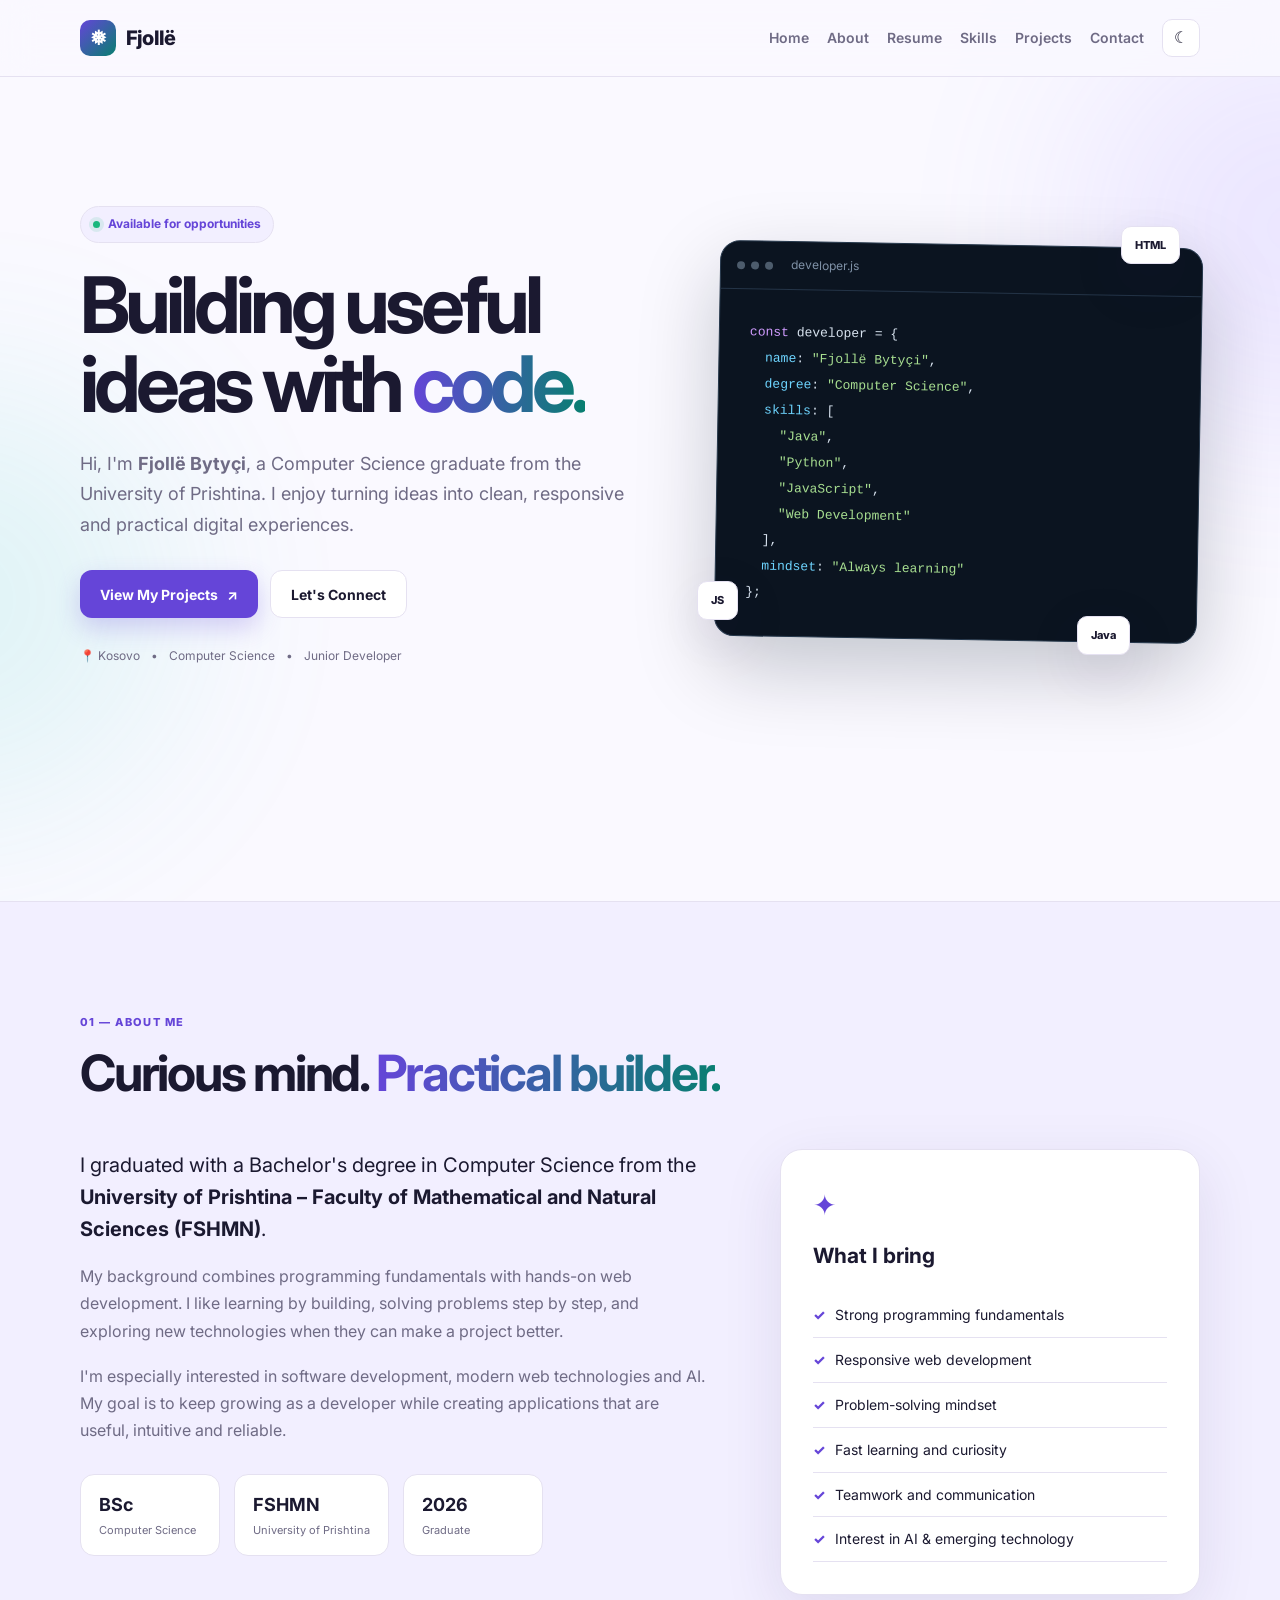
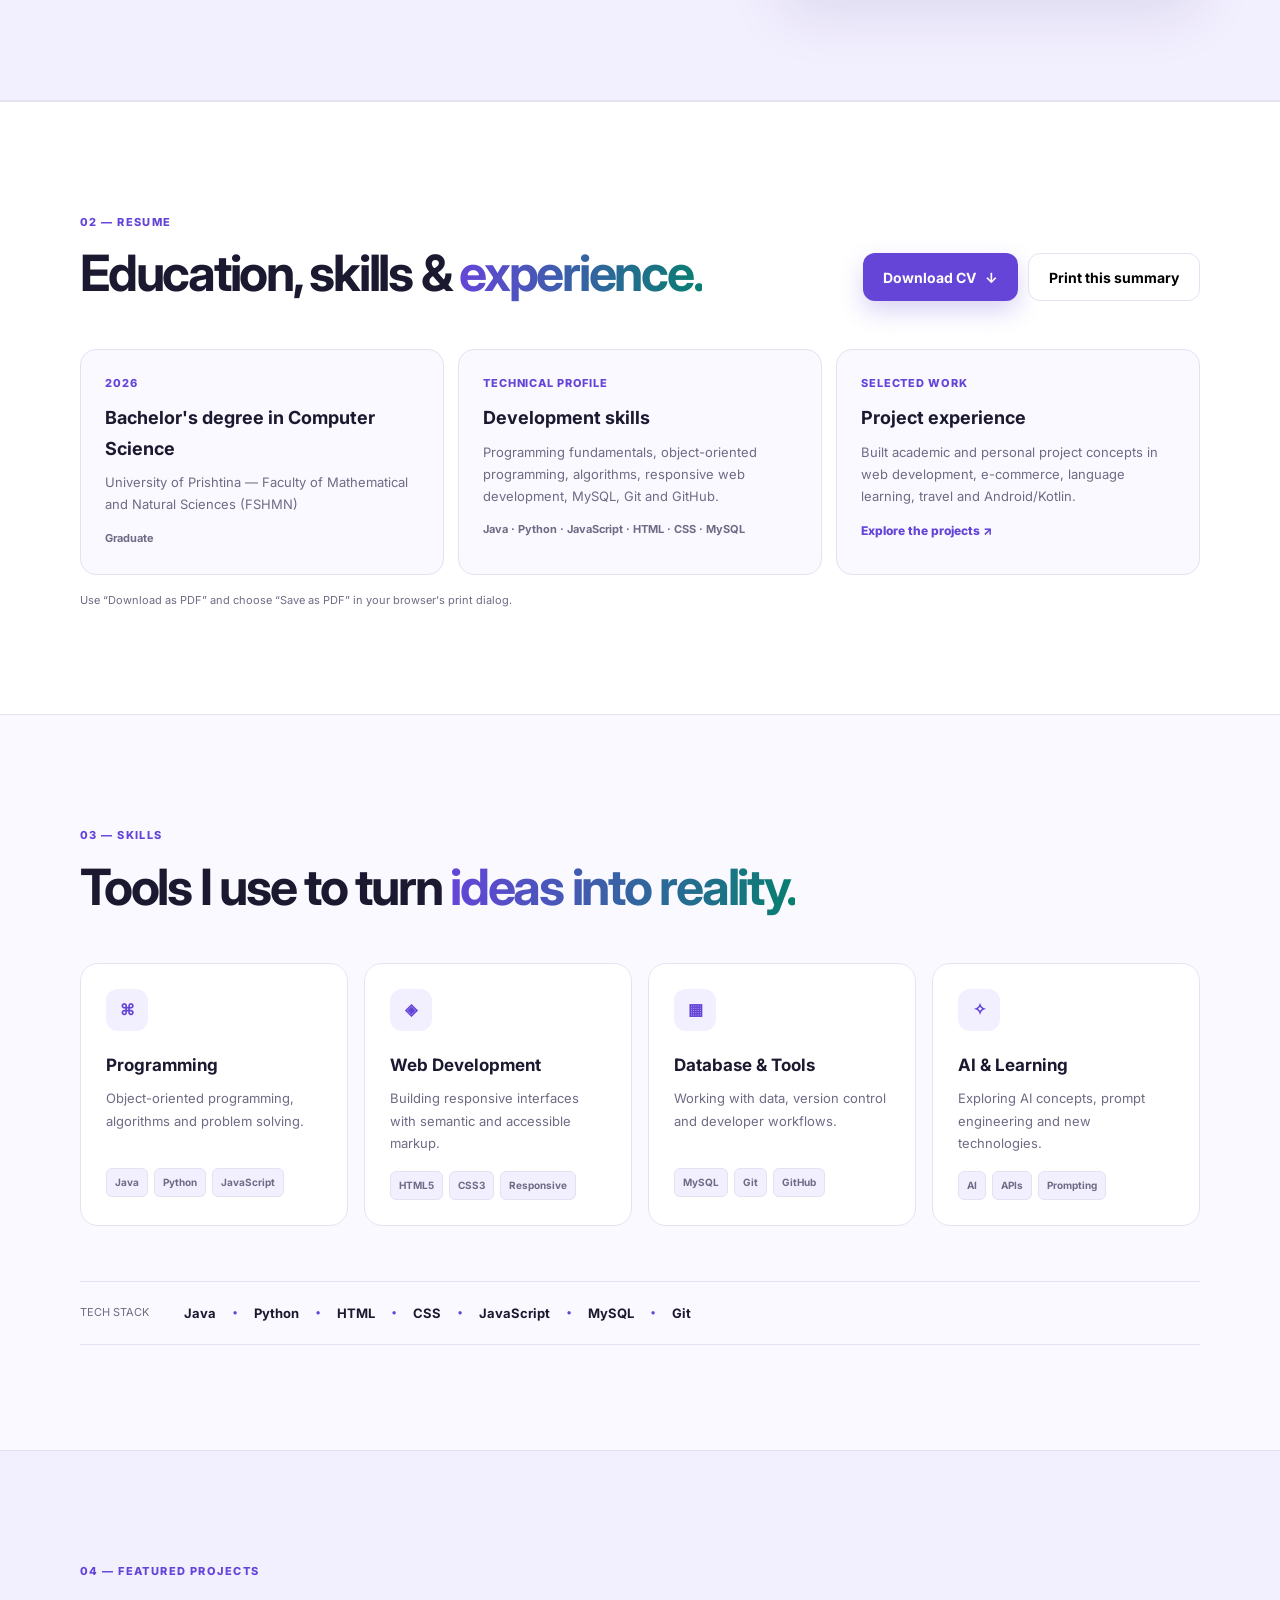
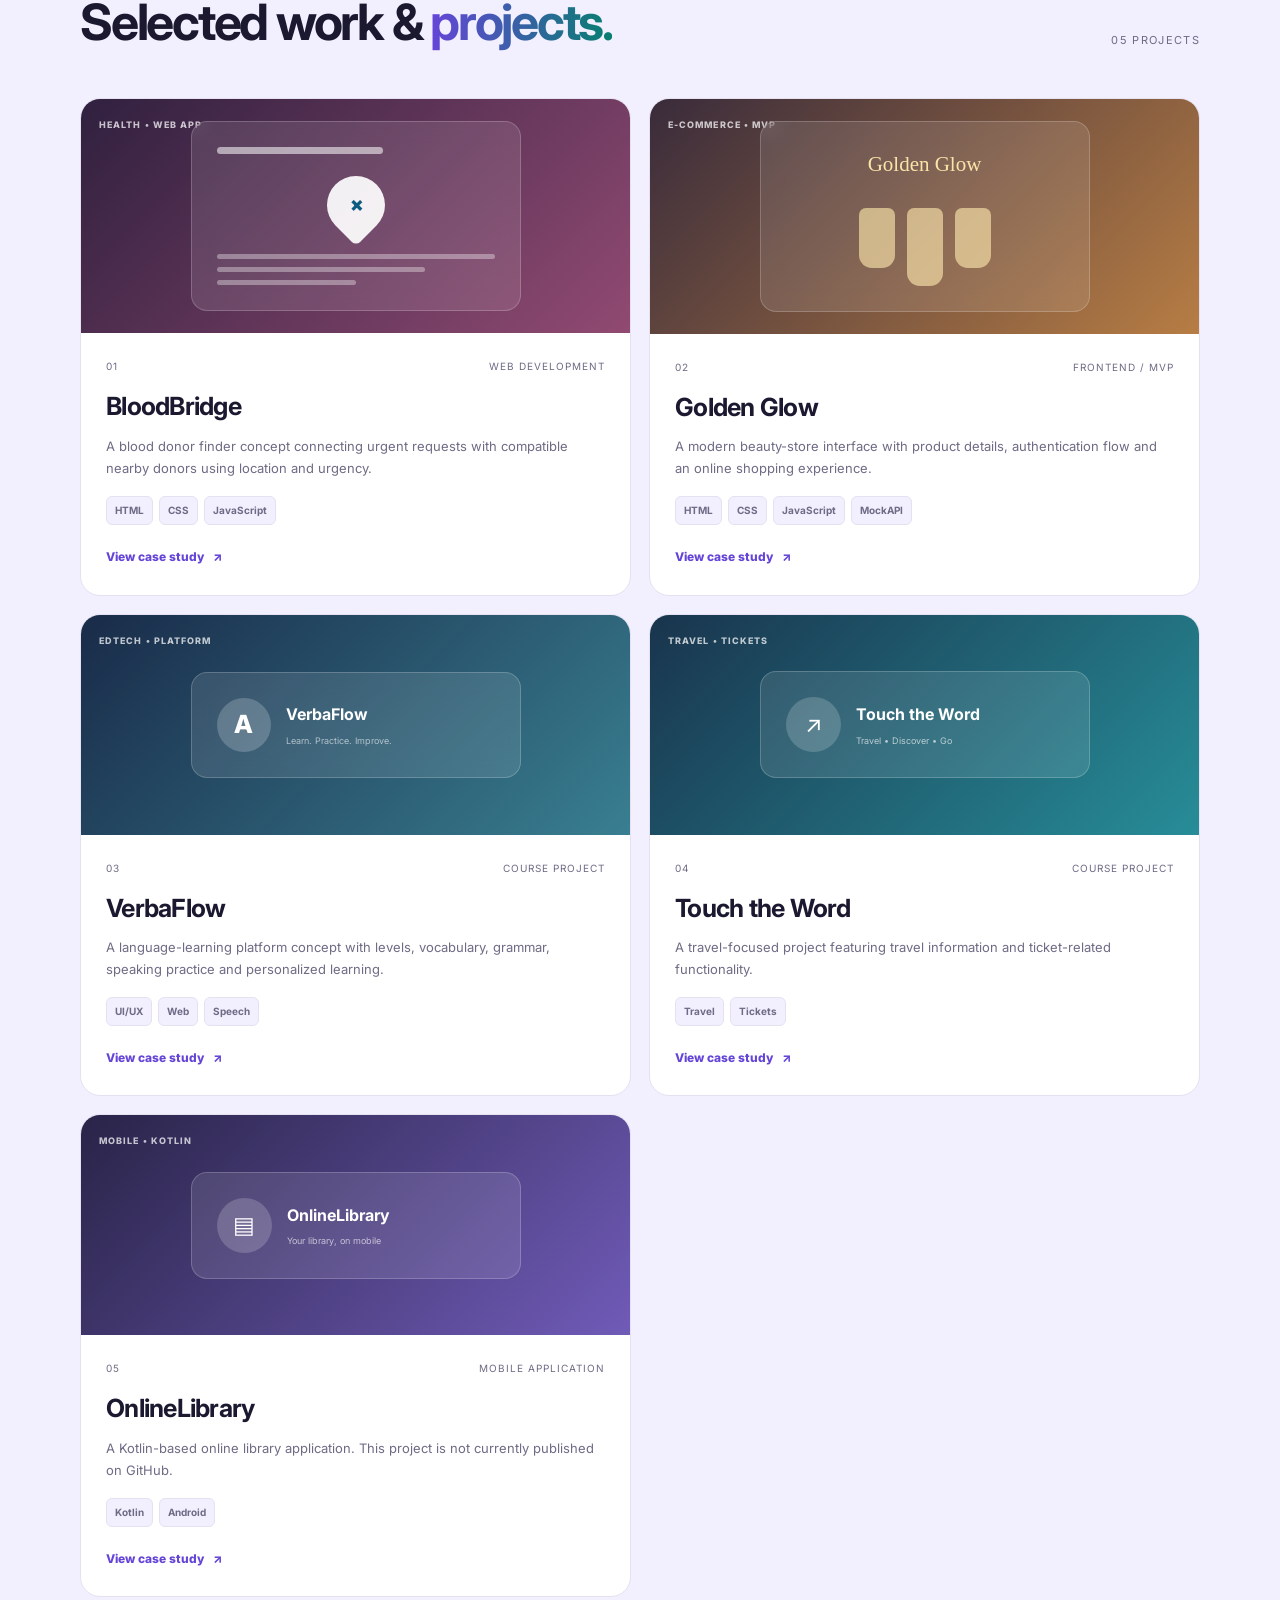
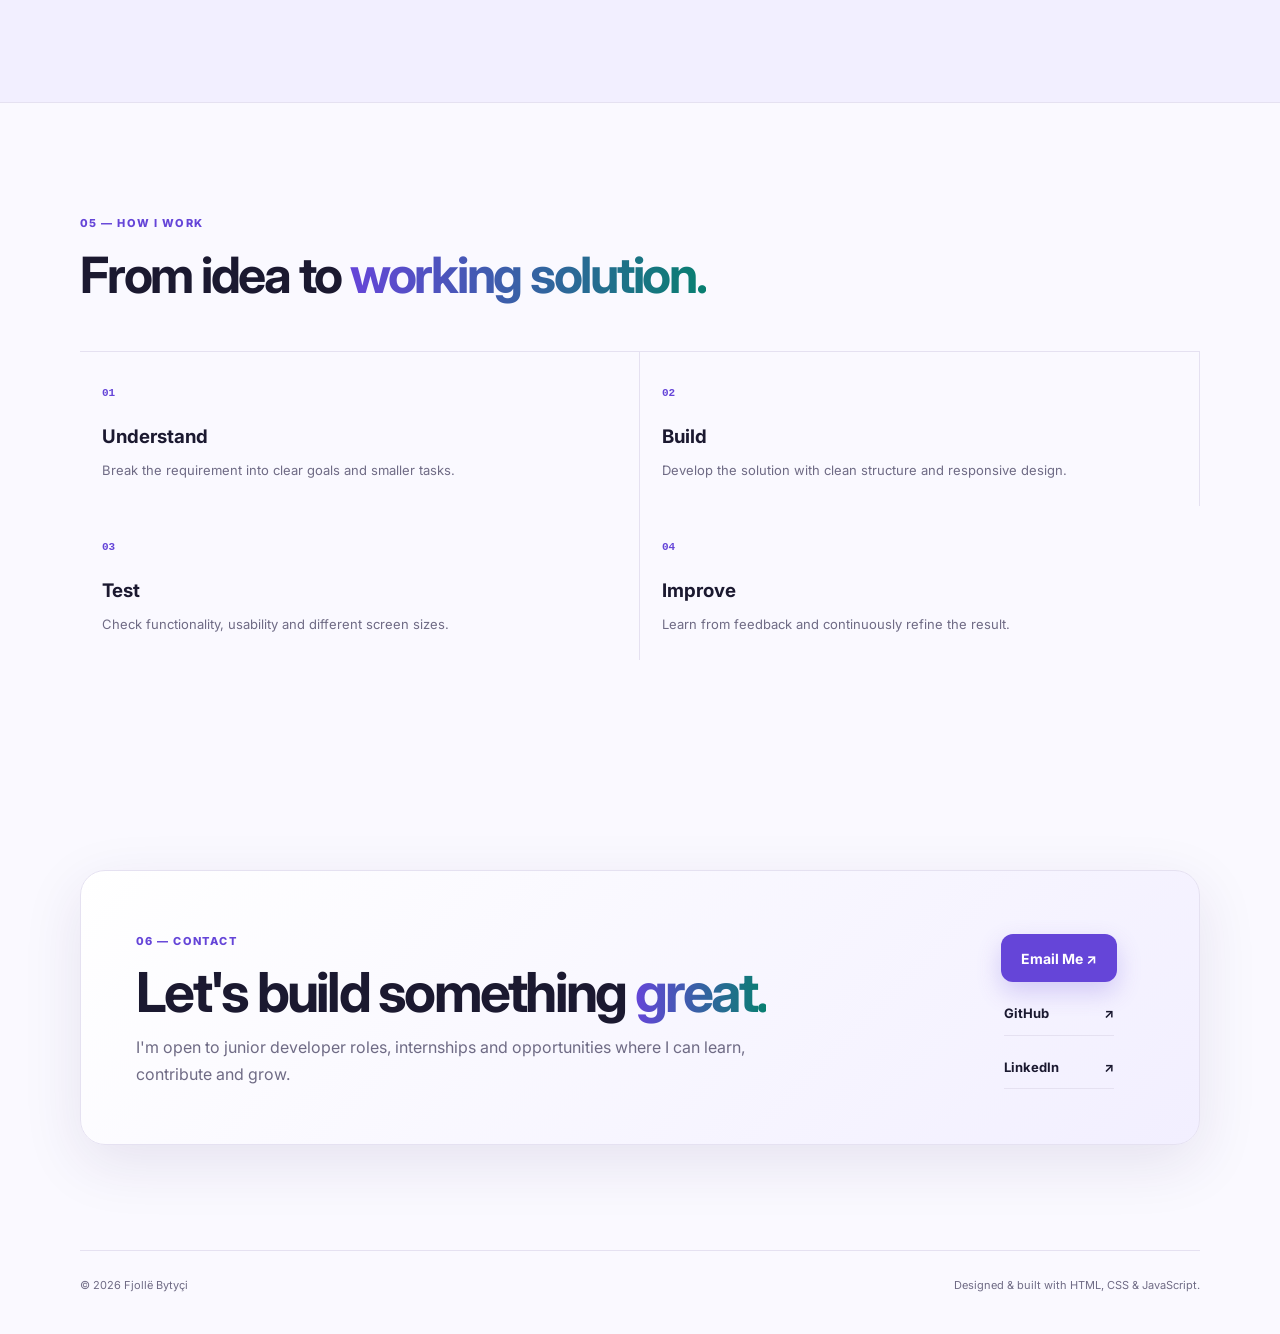
<file: Task1/index.html>
<!DOCTYPE html>
<html lang="en">
<head>
  <meta charset="UTF-8" />
  <meta name="viewport" content="width=device-width, initial-scale=1.0" />
  <meta name="description" content="Fjollë Bytyçi — Computer Science graduate and junior developer portfolio." />
  <title>Fjollë Bytyçi | Developer Portfolio</title>
  <link rel="preconnect" href="https://fonts.googleapis.com">
  <link rel="preconnect" href="https://fonts.gstatic.com" crossorigin>
  <link href="https://fonts.googleapis.com/css2?family=Inter:wght@400;500;600;700;800&display=swap" rel="stylesheet">
  <link rel="stylesheet" href="css/style.css" />
</head>
<body>
  <div class="page-glow glow-one"></div>
  <div class="page-glow glow-two"></div>

  <header class="site-header" id="home">
    <nav class="navbar container" aria-label="Main navigation">
      <a class="brand" href="#home" aria-label="Fjollë Bytyçi home">
        <span class="brand-mark">❅</span>
        <span>Fjollë<span class="accent"></span></span>
      </a>

      <button class="menu-toggle" id="menuToggle" aria-label="Open navigation menu" aria-expanded="false">
        <span></span><span></span><span></span>
      </button>

      <div class="nav-links" id="navLinks">
        <a href="#home">Home</a>
        <a href="#about">About</a>
        <a href="#resume">Resume</a>
        <a href="#skills">Skills</a>
        <a href="#projects">Projects</a>
        <a href="#contact">Contact</a>
        <button class="theme-toggle" id="themeToggle" aria-label="Toggle dark and light theme">
          <span id="themeIcon">☾</span>
        </button>
      </div>
    </nav>
  </header>

  <main>
    <section class="hero section container">
      <div class="hero-content reveal">
        <div class="eyebrow"><span class="status-dot"></span> Available for opportunities</div>
        <h1>Building useful ideas with <span class="gradient-text">code.</span></h1>
        <p class="hero-description">
          Hi, I'm <strong>Fjollë Bytyçi</strong>, a Computer Science graduate from the University of Prishtina.
          I enjoy turning ideas into clean, responsive and practical digital experiences.
        </p>
        <div class="hero-actions">
          <a class="btn btn-primary" href="#projects">View My Projects <span>↗</span></a>
          <a class="btn btn-secondary" href="#contact">Let's Connect</a>
        </div>
        <div class="hero-meta">
          <span>📍 Kosovo</span>
          <span>•</span>
          <span>Computer Science</span>
          <span>•</span>
          <span>Junior Developer</span>
        </div>
      </div>

      <div class="hero-card reveal">
        <div class="code-window">
          <div class="window-bar">
            <div class="window-dots"><i></i><i></i><i></i></div>
            <span>developer.js</span>
          </div>
          <pre><code><span class="code-purple">const</span> developer = {
  <span class="code-key">name</span>: <span class="code-string">"Fjollë Bytyçi"</span>,
  <span class="code-key">degree</span>: <span class="code-string">"Computer Science"</span>,
  <span class="code-key">skills</span>: [
    <span class="code-string">"Java"</span>,
    <span class="code-string">"Python"</span>,
    <span class="code-string">"JavaScript"</span>,
    <span class="code-string">"Web Development"</span>
  ],
  <span class="code-key">mindset</span>: <span class="code-string">"Always learning"</span>
};</code></pre>
        </div>
        <div class="floating-chip chip-one">HTML</div>
        <div class="floating-chip chip-two">JS</div>
        <div class="floating-chip chip-three">Java</div>
      </div>
    </section>

    <section class="section about-section" id="about">
      <div class="container">
        <div class="section-heading reveal">
          <span class="section-label">01 — About Me</span>
          <h2>Curious mind. <span class="gradient-text">Practical builder.</span></h2>
        </div>

        <div class="about-grid">
          <div class="about-text reveal">
            <p class="lead">
              I graduated with a Bachelor's degree in Computer Science from the
              <strong>University of Prishtina – Faculty of Mathematical and Natural Sciences (FSHMN)</strong>.
            </p>
            <p>
              My background combines programming fundamentals with hands-on web development.
              I like learning by building, solving problems step by step, and exploring new technologies
              when they can make a project better.
            </p>
            <p>
              I'm especially interested in software development, modern web technologies and AI.
              My goal is to keep growing as a developer while creating applications that are useful,
              intuitive and reliable.
            </p>
            <div class="credential-row">
              <div class="credential">
                <strong>BSc</strong>
                <span>Computer Science</span>
              </div>
              <div class="credential">
                <strong>FSHMN</strong>
                <span>University of Prishtina</span>
              </div>
              <div class="credential">
                <strong>2026</strong>
                <span>Graduate</span>
              </div>
            </div>
          </div>

          <div class="about-panel reveal">
            <div class="panel-icon">✦</div>
            <h3>What I bring</h3>
            <ul class="check-list">
              <li>Strong programming fundamentals</li>
              <li>Responsive web development</li>
              <li>Problem-solving mindset</li>
              <li>Fast learning and curiosity</li>
              <li>Teamwork and communication</li>
              <li>Interest in AI & emerging technology</li>
            </ul>
          </div>
        </div>
      </div>
    </section>

    <section class="section resume-section" id="resume">
      <div class="container">
        <div class="section-heading resume-heading reveal">
          <div>
            <span class="section-label">02 — Resume</span>
            <h2>Education, skills & <span class="gradient-text">experience.</span></h2>
          </div>
          <div class="resume-actions">
            <a class="btn btn-primary" href="CV.pdf" download>Download CV <span>↓</span></a>
            <button class="btn btn-secondary" id="printResume" type="button">Print this summary</button>
          </div>
        </div>
        <div class="resume-grid">
          <article class="resume-card reveal">
            <span class="resume-date">2026</span>
            <h3>Bachelor's degree in Computer Science</h3>
            <p>University of Prishtina — Faculty of Mathematical and Natural Sciences (FSHMN)</p>
            <span class="resume-note">Graduate</span>
          </article>
          <article class="resume-card reveal">
            <span class="resume-date">Technical profile</span>
            <h3>Development skills</h3>
            <p>Programming fundamentals, object-oriented programming, algorithms, responsive web development, MySQL, Git and GitHub.</p>
            <span class="resume-note">Java · Python · JavaScript · HTML · CSS · MySQL</span>
          </article>
          <article class="resume-card reveal">
            <span class="resume-date">Selected work</span>
            <h3>Project experience</h3>
            <p>Built academic and personal project concepts in web development, e-commerce, language learning, travel and Android/Kotlin.</p>
            <a class="resume-project-link" href="#projects">Explore the projects <span>↗</span></a>
          </article>
        </div>
        <p class="resume-print-note">Use “Download as PDF” and choose “Save as PDF” in your browser's print dialog.</p>
      </div>
    </section>

    <section class="section" id="skills">
      <div class="container">
        <div class="section-heading reveal">
          <span class="section-label">03 — Skills</span>
          <h2>Tools I use to turn <span class="gradient-text">ideas into reality.</span></h2>
        </div>

        <div class="skills-grid">
          <article class="skill-card reveal">
            <div class="skill-icon">⌘</div>
            <h3>Programming</h3>
            <p>Object-oriented programming, algorithms and problem solving.</p>
            <div class="tags"><span>Java</span><span>Python</span><span>JavaScript</span></div>
          </article>
          <article class="skill-card reveal">
            <div class="skill-icon">◈</div>
            <h3>Web Development</h3>
            <p>Building responsive interfaces with semantic and accessible markup.</p>
            <div class="tags"><span>HTML5</span><span>CSS3</span><span>Responsive</span></div>
          </article>
          <article class="skill-card reveal">
            <div class="skill-icon">▦</div>
            <h3>Database & Tools</h3>
            <p>Working with data, version control and developer workflows.</p>
            <div class="tags"><span>MySQL</span><span>Git</span><span>GitHub</span></div>
          </article>
          <article class="skill-card reveal">
            <div class="skill-icon">✧</div>
            <h3>AI & Learning</h3>
            <p>Exploring AI concepts, prompt engineering and new technologies.</p>
            <div class="tags"><span>AI</span><span>APIs</span><span>Prompting</span></div>
          </article>
        </div>

        <div class="tech-strip reveal">
          <span>TECH STACK</span>
          <div class="tech-list">
            <b>Java</b><i>•</i><b>Python</b><i>•</i><b>HTML</b><i>•</i><b>CSS</b><i>•</i><b>JavaScript</b><i>•</i><b>MySQL</b><i>•</i><b>Git</b>
          </div>
        </div>
      </div>
    </section>

    <section class="section projects-section" id="projects">
      <div class="container">
        <div class="section-heading projects-heading reveal">
          <div>
            <span class="section-label">04 — Featured Projects</span>
            <h2>Selected work & <span class="gradient-text">projects.</span></h2>
          </div>
          <span class="project-count">05 PROJECTS</span>
        </div>

        <div class="projects-grid">
          <article class="project-card reveal">
            <div class="project-visual visual-blood">
              <span class="visual-label">HEALTH • WEB APP</span>
              <div class="mock-ui">
                <div class="mock-top"></div>
                <div class="blood-drop">+</div>
                <div class="mock-lines"><i></i><i></i><i></i></div>
              </div>
            </div>
            <div class="project-content">
              <div class="project-top"><span>01</span><span>Web Development</span></div>
              <h3>BloodBridge</h3>
              <p>A blood donor finder concept connecting urgent requests with compatible nearby donors using location and urgency.</p>
              <div class="tags"><span>HTML</span><span>CSS</span><span>JavaScript</span></div>
              <button class="text-btn project-btn" data-project="bloodbridge">View case study <span>↗</span></button>
            </div>
          </article>

          <article class="project-card reveal">
            <div class="project-visual visual-golden">
              <span class="visual-label">E-COMMERCE • MVP</span>
              <div class="mock-shop">
                <span class="shop-logo">Golden Glow</span>
                <div class="product-shapes"><i></i><i></i><i></i></div>
              </div>
            </div>
            <div class="project-content">
              <div class="project-top"><span>02</span><span>Frontend / MVP</span></div>
              <h3>Golden Glow</h3>
              <p>A modern beauty-store interface with product details, authentication flow and an online shopping experience.</p>
              <div class="tags"><span>HTML</span><span>CSS</span><span>JavaScript</span><span>MockAPI</span></div>
              <button class="text-btn project-btn" data-project="goldenglow">View case study <span>↗</span></button>
            </div>
          </article>

          <article class="project-card reveal">
            <div class="project-visual visual-verba">
              <span class="visual-label">EDTECH • PLATFORM</span>
              <div class="mock-language">
                <div class="language-orb">A</div>
                <div><b>VerbaFlow</b><small>Learn. Practice. Improve.</small></div>
              </div>
            </div>
            <div class="project-content">
              <div class="project-top"><span>03</span><span>Course Project</span></div>
              <h3>VerbaFlow</h3>
              <p>A language-learning platform concept with levels, vocabulary, grammar, speaking practice and personalized learning.</p>
              <div class="tags"><span>UI/UX</span><span>Web</span><span>Speech</span></div>
              <button class="text-btn project-btn" data-project="verbaflow">View case study <span>↗</span></button>
            </div>
          </article>

          <article class="project-card reveal">
            <div class="project-visual visual-travel">
              <span class="visual-label">TRAVEL • TICKETS</span>
              <div class="mock-travel">
                <span class="travel-plane">↗</span>
                <div><b>Touch the Word</b><small>Travel • Discover • Go</small></div>
              </div>
            </div>
            <div class="project-content">
              <div class="project-top"><span>04</span><span>Course Project</span></div>
              <h3>Touch the Word</h3>
              <p>A travel-focused project featuring travel information and ticket-related functionality.</p>
              <div class="tags"><span>Travel</span><span>Tickets</span></div>
              <button class="text-btn project-btn" data-project="touchtheword">View case study <span>↗</span></button>
            </div>
          </article>

          <article class="project-card reveal">
            <div class="project-visual visual-library">
              <span class="visual-label">MOBILE • KOTLIN</span>
              <div class="mock-library">
                <span class="book-stack">▤</span>
                <div><b>OnlineLibrary</b><small>Your library, on mobile</small></div>
              </div>
            </div>
            <div class="project-content">
              <div class="project-top"><span>05</span><span>Mobile Application</span></div>
              <h3>OnlineLibrary</h3>
              <p>A Kotlin-based online library application. This project is not currently published on GitHub.</p>
              <div class="tags"><span>Kotlin</span><span>Android</span></div>
              <button class="text-btn project-btn" data-project="onlinelibrary">View case study <span>↗</span></button>
            </div>
          </article>
        </div>
      </div>
    </section>

    <section class="section process-section">
      <div class="container">
        <div class="section-heading reveal">
          <span class="section-label">05 — How I Work</span>
          <h2>From idea to <span class="gradient-text">working solution.</span></h2>
        </div>
        <div class="process-grid">
          <div class="process-step reveal"><span>01</span><h3>Understand</h3><p>Break the requirement into clear goals and smaller tasks.</p></div>
          <div class="process-step reveal"><span>02</span><h3>Build</h3><p>Develop the solution with clean structure and responsive design.</p></div>
          <div class="process-step reveal"><span>03</span><h3>Test</h3><p>Check functionality, usability and different screen sizes.</p></div>
          <div class="process-step reveal"><span>04</span><h3>Improve</h3><p>Learn from feedback and continuously refine the result.</p></div>
        </div>
      </div>
    </section>

    <section class="section contact-section" id="contact">
      <div class="container">
        <div class="contact-card reveal">
          <div>
            <span class="section-label">06 — Contact</span>
            <h2>Let's build something <span class="gradient-text">great.</span></h2>
            <p>I'm open to junior developer roles, internships and opportunities where I can learn, contribute and grow.</p>
          </div>
          <div class="contact-actions">
            <a class="btn btn-primary" href="mailto:fjolle.bytyci@gmail.com">Email Me ↗</a>
            <a class="social-link" href="https://github.com/FjolleBytyci" target="_blank" rel="noopener">GitHub <span>↗</span></a>
            <a class="social-link" href="https://www.linkedin.com/in/fjollë-bytyçi-a51b76379?utm_source=share_via&utm_content=profile&utm_medium=member_android" target="_blank" rel="noopener">LinkedIn <span>↗</span></a>
          </div>
        </div>
      </div>
    </section>
  </main>

  <footer class="footer container">
    <span>© <span id="year"></span> Fjollë Bytyçi</span>
    <span>Designed & built with HTML, CSS & JavaScript.</span>
  </footer>

  <div class="modal" id="projectModal" aria-hidden="true">
    <div class="modal-backdrop" id="modalBackdrop"></div>
    <div class="modal-box" role="dialog" aria-modal="true" aria-labelledby="modalTitle">
      <button class="modal-close" id="modalClose" aria-label="Close project details">×</button>
      <span class="section-label" id="modalLabel"></span>
      <h2 id="modalTitle"></h2>
      <p id="modalDescription"></p>
      <div class="modal-details">
        <div><strong>Role</strong><span id="modalRole"></span></div>
        <div><strong>Focus</strong><span id="modalFocus"></span></div>
        <div><strong>Technologies</strong><span id="modalTech"></span></div>
      </div>
    </div>
  </div>

  <script src="js/script.js"></script>
</body>
</html>
</file>
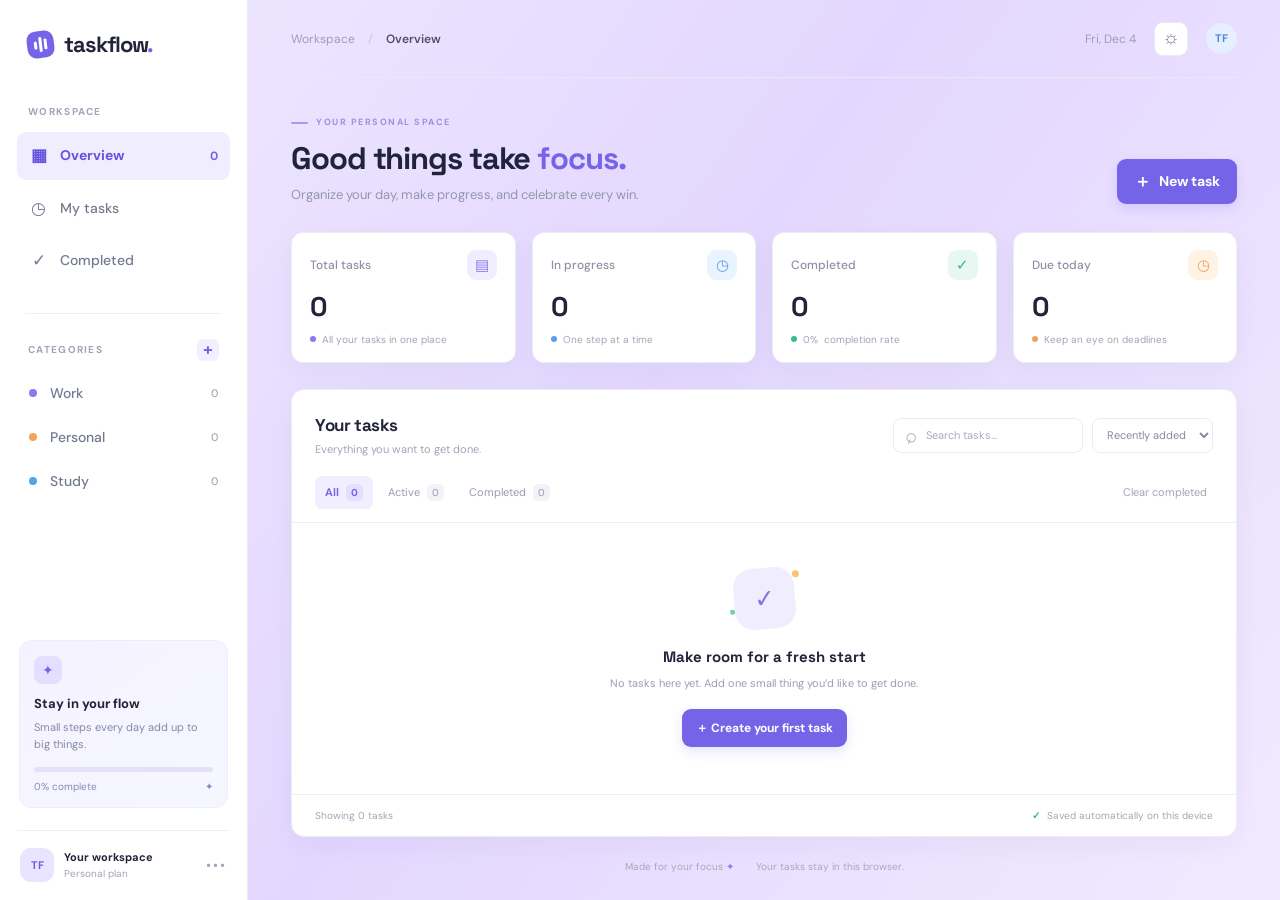
<file: Task2/index.html>
<!DOCTYPE html>
<html lang="en">
<head>
  <meta charset="UTF-8" />
  <meta name="viewport" content="width=device-width, initial-scale=1.0" />
  <meta name="theme-color" content="#f3efff" />
  <title>TaskFlow — Task Manager</title>
  <link rel="preconnect" href="https://fonts.googleapis.com">
  <link rel="preconnect" href="https://fonts.gstatic.com" crossorigin>
  <link href="https://fonts.googleapis.com/css2?family=DM+Sans:wght@400;500;600;700&family=Space+Grotesk:wght@500;600;700&display=swap" rel="stylesheet">
  <link rel="stylesheet" href="style.css" />
</head>
<body>
  <div class="app-shell">
    <aside class="sidebar">
      <a class="brand" href="#" aria-label="TaskFlow home">
        <span class="brand-mark"><span></span><span></span><span></span></span>
        <span>taskflow<span class="brand-dot">.</span></span>
      </a>
      <div class="workspace-label">WORKSPACE</div>
      <nav class="nav-list" aria-label="Main navigation">
        <button class="nav-item active" data-view="all"><span class="nav-icon">▦</span> Overview <span class="nav-count" id="nav-all-count">0</span></button>
        <button class="nav-item" data-view="active"><span class="nav-icon">◷</span> My tasks</button>
        <button class="nav-item" data-view="completed"><span class="nav-icon">✓</span> Completed</button>
      </nav>
      <div class="sidebar-divider"></div>
      <div class="workspace-label">CATEGORIES <button id="add-category" class="tiny-plus" title="Add a category">+</button></div>
      <div class="category-list">
        <button class="category-item" data-category="Work"><span class="category-dot work"></span>Work<span class="category-count" id="count-work">0</span></button>
        <button class="category-item" data-category="Personal"><span class="category-dot personal"></span>Personal<span class="category-count" id="count-personal">0</span></button>
        <button class="category-item" data-category="Study"><span class="category-dot study"></span>Study<span class="category-count" id="count-study">0</span></button>
      </div>
      <div class="sidebar-bottom">
        <div class="focus-card">
          <div class="focus-icon">✦</div>
          <div class="focus-title">Stay in your flow</div>
          <p>Small steps every day add up to big things.</p>
          <div class="focus-progress"><span id="focus-progress"></span></div>
          <div class="focus-caption"><span id="focus-caption">0% complete</span><span>✦</span></div>
        </div>
        <div class="profile">
          <div class="avatar">TF</div><div class="profile-text"><strong>Your workspace</strong><span>Personal plan</span></div><span class="profile-menu">•••</span>
        </div>
      </div>
    </aside>

    <main class="main-content">
      <header class="topbar">
        <div class="breadcrumb">Workspace <span>/</span> <strong id="breadcrumb-current">Overview</strong></div>
        <div class="top-actions"><span class="today-label" id="today-label"></span><button class="icon-button" id="theme-toggle" aria-label="Toggle theme" title="Toggle theme">☼</button><div class="top-avatar">TF</div></div>
      </header>

      <section class="page-heading">
        <div>
          <div class="eyebrow"><span class="eyebrow-line"></span> YOUR PERSONAL SPACE</div>
          <h1 id="page-title">Good things take <span>focus.</span></h1>
          <p class="subtitle">Organize your day, make progress, and celebrate every win.</p>
        </div>
        <button class="primary-button" id="open-create"><span>＋</span> New task</button>
      </section>

      <section class="stats-grid" aria-label="Task statistics">
        <article class="stat-card"><div class="stat-top"><span>Total tasks</span><span class="stat-icon purple">▤</span></div><div class="stat-number" id="total-stat">0</div><div class="stat-foot"><span class="stat-dot purple-dot"></span>All your tasks in one place</div></article>
        <article class="stat-card"><div class="stat-top"><span>In progress</span><span class="stat-icon blue">◷</span></div><div class="stat-number" id="active-stat">0</div><div class="stat-foot"><span class="stat-dot blue-dot"></span>One step at a time</div></article>
        <article class="stat-card"><div class="stat-top"><span>Completed</span><span class="stat-icon green">✓</span></div><div class="stat-number" id="completed-stat">0</div><div class="stat-foot"><span class="stat-dot green-dot"></span><span id="completion-rate">0%</span> completion rate</div></article>
        <article class="stat-card"><div class="stat-top"><span>Due today</span><span class="stat-icon orange">◷</span></div><div class="stat-number" id="due-stat">0</div><div class="stat-foot"><span class="stat-dot orange-dot"></span>Keep an eye on deadlines</div></article>
      </section>

      <section class="tasks-panel">
        <div class="panel-header">
          <div><h2 id="list-title">Your tasks</h2><p id="list-subtitle">Everything you want to get done.</p></div>
          <div class="panel-controls">
            <label class="search-box"><span>⌕</span><input id="search-input" type="search" placeholder="Search tasks..." aria-label="Search tasks"></label>
            <select id="sort-select" aria-label="Sort tasks"><option value="created">Recently added</option><option value="due">Due date</option><option value="title">Title A–Z</option></select>
          </div>
        </div>
        <div class="filter-row">
          <div class="filter-tabs" role="group" aria-label="Filter by status">
            <button class="filter-tab selected" data-filter="all">All <span id="all-count">0</span></button>
            <button class="filter-tab" data-filter="active">Active <span id="active-count">0</span></button>
            <button class="filter-tab" data-filter="completed">Completed <span id="completed-count">0</span></button>
          </div>
          <button class="text-button" id="clear-completed">Clear completed</button>
        </div>
        <div id="task-list" class="task-list"></div>
        <div id="empty-state" class="empty-state">
          <div class="empty-illustration"><span>✓</span><i></i><b></b></div>
          <h3>Make room for a fresh start</h3><p>No tasks here yet. Add one small thing you’d like to get done.</p>
          <button class="primary-button small" id="empty-create">＋ Create your first task</button>
        </div>
        <div class="panel-footer"><span id="showing-count">Showing 0 tasks</span><span><span class="footer-check">✓</span> Saved automatically on this device</span></div>
      </section>
      <footer class="page-footer">Made for your focus <span>✦</span> <span class="footer-separator">·</span> Your tasks stay in this browser.</footer>
    </main>
  </div>

  <div class="modal-backdrop" id="modal-backdrop" aria-hidden="true">
    <section class="task-modal" role="dialog" aria-modal="true" aria-labelledby="modal-title">
      <div class="modal-heading"><div><div class="eyebrow"><span class="eyebrow-line"></span> MAKE IT HAPPEN</div><h2 id="modal-title">Create a task</h2></div><button class="close-button" id="close-modal" aria-label="Close dialog">×</button></div>
      <form id="task-form">
        <input type="hidden" id="task-id">
        <label class="field-label" for="task-title">Task name <span>*</span></label>
        <input class="form-input" id="task-title" maxlength="120" placeholder="e.g. Finish project presentation" required>
        <label class="field-label" for="task-description">Description <small>Optional</small></label>
        <textarea class="form-input textarea" id="task-description" rows="3" maxlength="500" placeholder="Add a few details to help you get started..."></textarea>
        <div class="form-row">
          <div class="field-group"><label class="field-label" for="task-category">Category</label><select class="form-input" id="task-category"><option>Work</option><option>Personal</option><option>Study</option></select></div>
          <div class="field-group"><label class="field-label" for="task-due">Due date</label><input class="form-input" id="task-due" type="date"></div>
        </div>
        <div class="modal-actions"><button type="button" class="secondary-button" id="cancel-modal">Cancel</button><button type="submit" class="primary-button" id="save-task">Create task <span>→</span></button></div>
      </form>
    </section>
  </div>
  <div class="toast" id="toast" role="status" aria-live="polite"><span>✓</span><p id="toast-message">Task saved</p></div>
  <script src="script.js"></script>
</body>
</html>
</file>
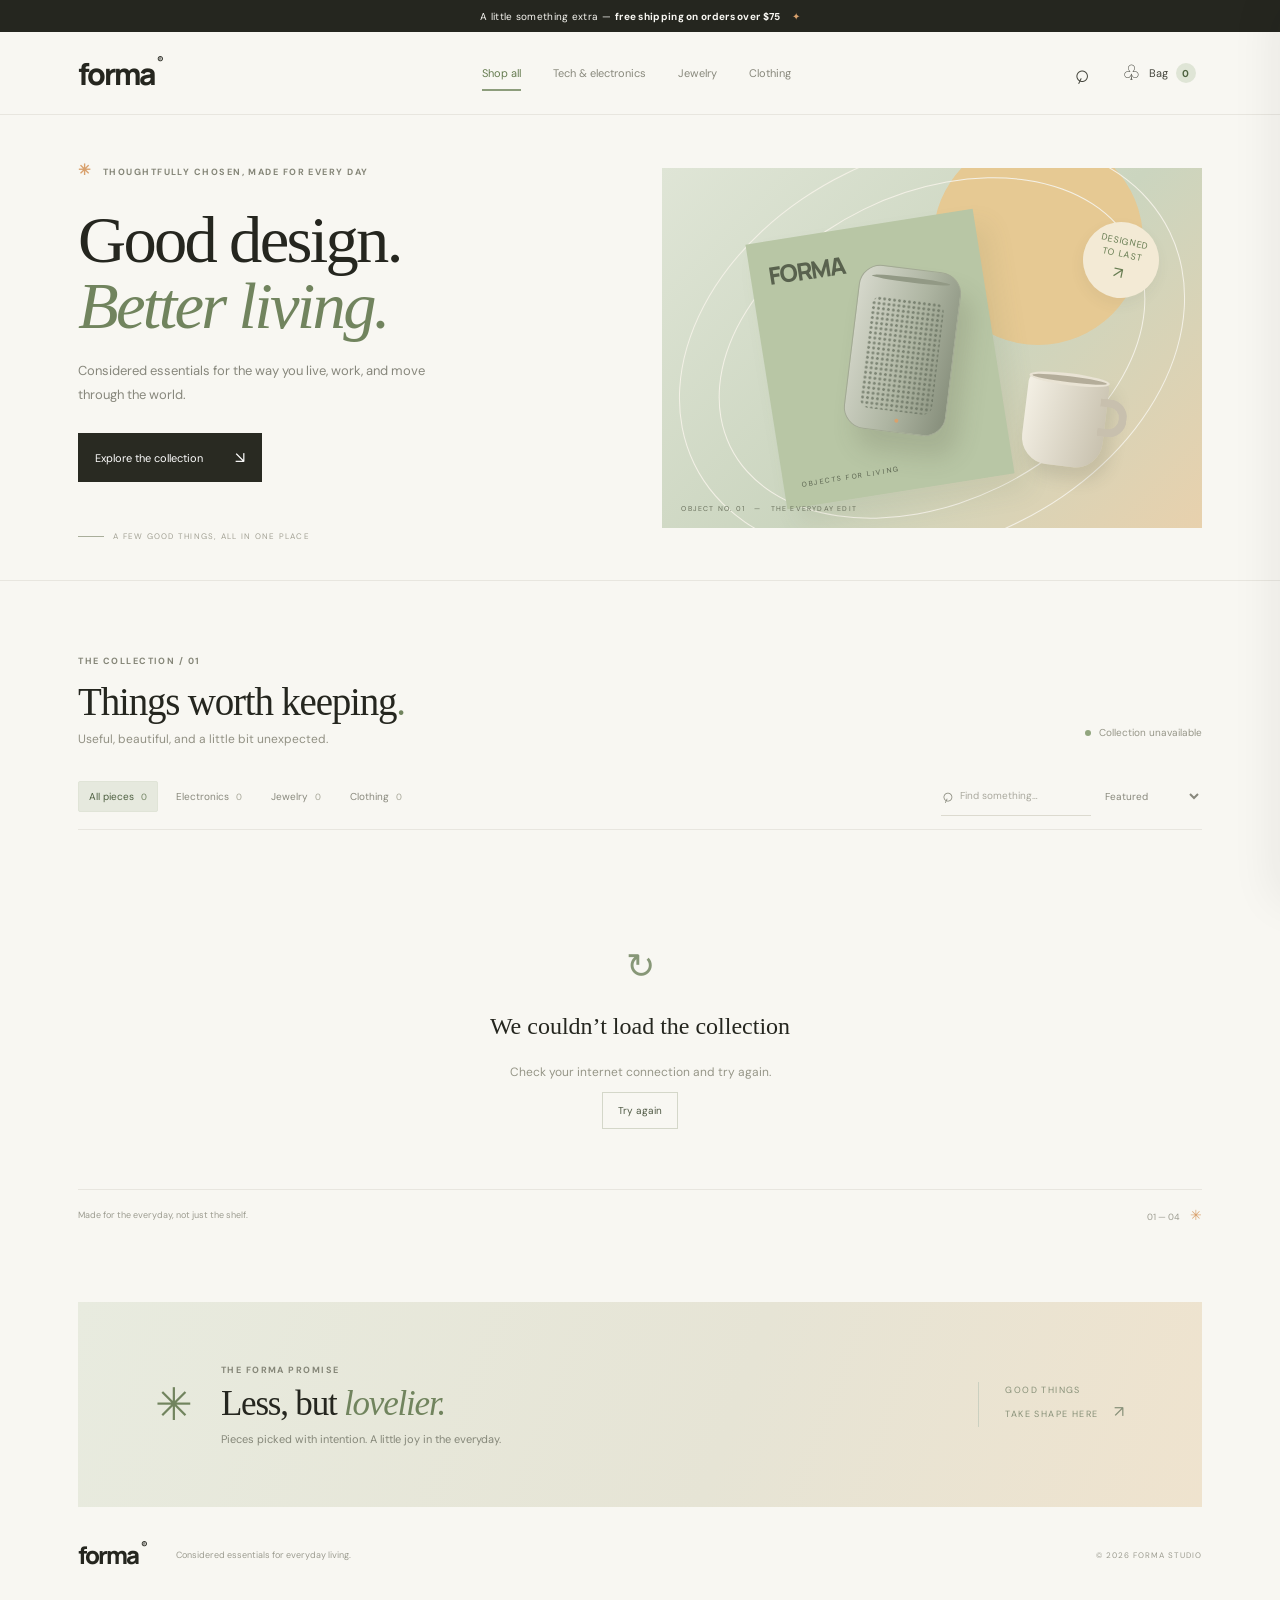
<file: Task4/index.html>
<!DOCTYPE html>
<html lang="en">
<head>
  <meta charset="UTF-8">
  <meta name="viewport" content="width=device-width, initial-scale=1.0">
  <meta name="theme-color" content="#f8f7f2">
  <title>Forma — Everyday Objects</title>
  <link rel="preconnect" href="https://fonts.googleapis.com">
  <link rel="preconnect" href="https://fonts.gstatic.com" crossorigin>
  <link href="https://fonts.googleapis.com/css2?family=DM+Sans:wght@400;500;600;700&family=Manrope:wght@400;500;600;700;800&display=swap" rel="stylesheet">
  <link rel="stylesheet" href="style.css">
</head>
<body>
  <div class="announcement">A little something extra — <strong>free shipping on orders over $75</strong><span>✦</span></div>
  <header class="site-header">
    <a class="wordmark" href="#" aria-label="Forma home">forma<span>®</span></a>
    <nav class="main-nav" aria-label="Product categories">
      <button class="nav-link active" data-category="all">Shop all</button>
      <button class="nav-link" data-category="electronics">Tech & electronics</button>
      <button class="nav-link" data-category="jewelery">Jewelry</button>
      <button class="nav-link" data-category="clothing">Clothing</button>
    </nav>
    <div class="header-actions">
      <button class="header-icon" id="search-toggle" aria-label="Search products" title="Search">⌕</button>
      <button class="cart-trigger" id="open-cart"><span class="bag-icon">♧</span><span>Bag</span><span class="cart-count" id="cart-count">0</span></button>
    </div>
  </header>

  <main>
    <section class="hero">
      <div class="hero-copy">
        <div class="hero-kicker"><span class="sparkle">✳</span> THOUGHTFULLY CHOSEN, MADE FOR EVERY DAY</div>
        <h1>Good design.<br><em>Better living.</em></h1>
        <p>Considered essentials for the way you live, work, and move through the world.</p>
        <button class="hero-button" id="shop-now">Explore the collection <span>↘</span></button>
        <div class="hero-note"><span class="note-line"></span> A FEW GOOD THINGS, ALL IN ONE PLACE</div>
      </div>
      <div class="hero-art" aria-label="Decorative abstract product composition">
        <div class="art-sun"></div><div class="art-orbit orbit-one"></div><div class="art-orbit orbit-two"></div>
        <div class="art-card card-back"><span>FORMA</span><i>OBJECTS FOR LIVING</i></div>
        <div class="art-product"><div class="product-speaker"><div class="speaker-top"></div><div class="speaker-grill"></div><div class="speaker-light"></div></div><div class="product-cup"><div class="cup-handle"></div><div class="cup-rim"></div></div></div>
        <div class="art-sticker">DESIGNED<br>TO LAST <span>↗</span></div>
        <div class="art-bottom-label">OBJECT NO. 01 <span>—</span> THE EVERYDAY EDIT</div>
      </div>
    </section>

    <section class="shop-section" id="shop">
      <div class="section-top">
        <div><div class="section-kicker">THE COLLECTION / 01</div><h2>Things worth keeping<span>.</span></h2><p class="section-description">Useful, beautiful, and a little bit unexpected.</p></div>
        <div class="collection-meta"><span class="live-dot"></span><span id="product-count">Loading collection…</span></div>
      </div>
      <div class="shop-tools">
        <div class="category-tabs" role="group" aria-label="Filter by category">
          <button class="category-tab active" data-category="all">All pieces <span id="count-all">0</span></button>
          <button class="category-tab" data-category="electronics">Electronics <span id="count-electronics">0</span></button>
          <button class="category-tab" data-category="jewelery">Jewelry <span id="count-jewelery">0</span></button>
          <button class="category-tab" data-category="clothing">Clothing <span id="count-clothing">0</span></button>
        </div>
        <div class="tool-right">
          <label class="search-field" id="search-field"><span>⌕</span><input id="search-input" type="search" placeholder="Find something…" aria-label="Search products"></label>
          <select id="sort-select" aria-label="Sort products"><option value="featured">Featured</option><option value="low">Price: low to high</option><option value="high">Price: high to low</option><option value="rating">Top rated</option></select>
        </div>
      </div>
      <div class="product-grid" id="product-grid">
        <div class="loading-state"><span class="loader"></span><p>Finding your next favorite thing…</p></div>
      </div>
      <div class="error-state" id="error-state" hidden><div class="error-symbol">↻</div><h3>We couldn’t load the collection</h3><p>Check your internet connection and try again.</p><button class="outline-button" id="retry-load">Try again</button></div>
      <div class="collection-footer"><span>Made for the everyday, not just the shelf.</span><span>01 — 04 <span class="footer-star">✳</span></span></div>
    </section>
    <section class="bottom-banner"><span class="banner-spark">✳</span><div><div class="section-kicker">THE FORMA PROMISE</div><h2>Less, but <em>lovelier.</em></h2><p>Pieces picked with intention. A little joy in the everyday.</p></div><div class="banner-side">GOOD THINGS<br>TAKE SHAPE HERE <span>↗</span></div></section>
  </main>
  <footer class="site-footer"><a class="wordmark" href="#">forma<span>®</span></a><span>Considered essentials for everyday living.</span><span>© 2026 FORMA STUDIO</span></footer>

  <div class="drawer-overlay" id="drawer-overlay"></div>
  <aside class="cart-drawer" id="cart-drawer" aria-label="Shopping cart" aria-hidden="true">
    <div class="drawer-header"><div><div class="section-kicker">YOUR SELECTION</div><h2>Your bag <span id="drawer-item-count">(0)</span></h2></div><button class="close-drawer" id="close-cart" aria-label="Close cart">×</button></div>
    <div class="cart-items" id="cart-items"></div>
    <div class="cart-empty" id="cart-empty"><div class="empty-bag">♧</div><h3>A little space for something good.</h3><p>Your bag is waiting for its first find.</p><button class="outline-button" id="continue-shopping">Explore the collection</button></div>
    <div class="cart-summary" id="cart-summary">
      <div class="summary-line"><span>Subtotal</span><strong id="cart-subtotal">$0.00</strong></div>
      <div class="summary-line"><span>Shipping</span><strong id="cart-shipping">$0.00</strong></div>
      <div class="summary-line"><span>Estimated tax (8%)</span><strong id="cart-tax">$0.00</strong></div>
      <div class="summary-total"><span>Total</span><strong id="cart-total">$0.00</strong></div>
      <p class="shipping-note" id="shipping-note">You’re $75.00 away from free shipping.</p>
      <button class="checkout-button" id="checkout-button">Continue to checkout <span>→</span></button>
      <div class="secure-note">⌑ Secure checkout · Demo store</div>
    </div>
  </aside>

  <div class="modal-overlay" id="checkout-overlay">
    <section class="checkout-modal" role="dialog" aria-modal="true" aria-labelledby="checkout-title">
      <button class="close-drawer checkout-close" id="close-checkout" aria-label="Close checkout">×</button>
      <div class="checkout-symbol">✳</div><div class="section-kicker">ALMOST YOURS</div><h2 id="checkout-title">Make it official.</h2><p class="checkout-intro">This is a demo checkout. Enter your details to preview an order confirmation — no payment will be taken.</p>
      <form id="checkout-form">
        <label for="customer-name">Full name</label><input id="customer-name" required autocomplete="name" placeholder="Your name">
        <label for="customer-email">Email address</label><input id="customer-email" type="email" required autocomplete="email" placeholder="you@example.com">
        <label for="customer-address">Delivery address</label><input id="customer-address" required autocomplete="street-address" placeholder="Street and number">
        <div class="checkout-totals"><span>Order total</span><strong id="checkout-total">$0.00</strong></div>
        <button class="checkout-button" type="submit">Place demo order <span>→</span></button>
      </form>
    </section>
  </div>
  <div class="confirmation-overlay" id="confirmation-overlay"><section class="confirmation-card"><div class="confirmation-check">✓</div><div class="section-kicker">ORDER CONFIRMED</div><h2>Good choice.</h2><p id="confirmation-message">Your demo order is ready.</p><div class="order-number" id="order-number"></div><button class="checkout-button" id="finish-order">Back to shopping <span>→</span></button></section></div>
  <div class="toast" id="toast" role="status" aria-live="polite"><span>✓</span><p id="toast-message">Added to bag</p></div>
  <script src="script.js"></script>
</body>
</html>
</file>
<file: Task1/css/style.css>
:root {
  --bg: #faf9ff;
  --surface: #ffffff;
  --surface-soft: #f2efff;
  --text: #1b1930;
  --muted: #6f6b85;
  --border: #e5e1f1;
  --primary: #6545d8;
  --primary-dark: #5031bc;
  --accent: #087f70;
  --shadow: 0 18px 60px rgba(45, 34, 94, .10);
  --radius: 22px;
  --header: rgba(250, 249, 255, .86);
}
body.dark {
  --bg: #11101f;
  --surface: #19182a;
  --surface-soft: #211f37;
  --text: #f5f2ff;
  --muted: #aaa6c2;
  --border: #34314e;
  --primary: #7557df;
  --primary-dark: #6242ce;
  --accent: #52dfc2;
  --shadow: 0 22px 70px rgba(0, 0, 0, .32);
  --header: rgba(17, 16, 31, .86);
}

* { box-sizing: border-box; margin: 0; padding: 0; }
html { scroll-behavior: smooth; scroll-padding-top: 80px; }
a:focus-visible, button:focus-visible { outline: 3px solid var(--accent); outline-offset: 4px; }
body {
  font-family: "Inter", sans-serif;
  background: var(--bg);
  color: var(--text);
  line-height: 1.7;
  overflow-x: hidden;
  transition: background .3s, color .3s;
}
a { color: inherit; text-decoration: none; }
button { font: inherit; }
.container { width: min(1120px, calc(100% - 28px)); margin-inline: auto; }
.section { padding: 75px 0; position: relative; }
.page-glow { position: fixed; width: 420px; height: 420px; border-radius: 50%; filter: blur(100px); opacity: .13; pointer-events: none; z-index: -1; }
.glow-one { background: #8b6cff; top: 2%; right: -220px; }
.glow-two { background: #39d6bc; bottom: 10%; left: -250px; }

.site-header {
  position: sticky; top: 0; z-index: 50; backdrop-filter: blur(18px);
  background: var(--header); border-bottom: 1px solid var(--border);
}
.navbar { min-height: 76px; display: flex; align-items: center; justify-content: space-between; }
.brand { display: flex; align-items: center; gap: 10px; font-size: 20px; font-weight: 800; letter-spacing: -.04em; }
.brand-mark {
  width: 36px; height: 36px; display: grid; place-items: center; border-radius: 10px;
  color: white; background: linear-gradient(135deg, var(--primary), var(--accent));
}
.accent { color: var(--primary); }
.nav-links {
  position: absolute; left: 14px; right: 14px; top: 68px; padding: 15px;
  background: var(--surface); border: 1px solid var(--border); border-radius: 16px;
  box-shadow: var(--shadow); display: none; flex-direction: column; align-items: stretch; gap: 2px;
}
.nav-links.open { display: flex; }
.nav-links a { font-size: 14px; font-weight: 600; color: var(--muted); transition: color .2s; }
.nav-links a:hover { color: var(--primary); }
.theme-toggle, .menu-toggle {
  border: 1px solid var(--border); background: var(--surface); color: var(--text);
  cursor: pointer; border-radius: 10px;
}
.theme-toggle { width: 38px; height: 38px; }
.menu-toggle { display: block; padding: 8px; }
.menu-toggle span { display: block; width: 23px; height: 2px; background: var(--text); margin: 4px; }

.hero { min-height: auto; display: grid; grid-template-columns: 1fr; gap: 35px; align-items: center; padding-top: 55px; }
.eyebrow { display: inline-flex; align-items: center; gap: 8px; color: var(--primary); background: var(--surface-soft); border: 1px solid var(--border); padding: 7px 12px; border-radius: 999px; font-size: 12px; font-weight: 700; margin-bottom: 22px; }
.status-dot { width: 7px; height: 7px; border-radius: 50%; background: #18b77c; box-shadow: 0 0 0 4px rgba(24,183,124,.12); }
h1 { font-size: clamp(45px, 7vw, 78px); line-height: 1.02; letter-spacing: -.065em; max-width: 760px; }
.gradient-text { background: linear-gradient(90deg, var(--primary), var(--accent)); -webkit-background-clip: text; background-clip: text; color: transparent; }
.hero-description { max-width: 670px; margin: 25px 0 30px; font-size: 18px; color: var(--muted); }
.hero-actions { display: flex; gap: 12px; flex-wrap: wrap; }
.btn { display: inline-flex; align-items: center; justify-content: center; gap: 9px; min-height: 48px; padding: 0 20px; border-radius: 12px; font-weight: 700; font-size: 14px; transition: transform .2s, box-shadow .2s, background .2s; }
.btn:hover { transform: translateY(-2px); }
.btn-primary { background: var(--primary); color: white; box-shadow: 0 10px 25px rgba(101,69,216,.24); }
.btn-primary:hover { background: var(--primary-dark); }
.btn-secondary { border: 1px solid var(--border); background: var(--surface); }
.hero-meta { display: flex; gap: 11px; color: var(--muted); font-size: 12px; margin-top: 28px; flex-wrap: wrap; }

.hero-card { position: relative; }
.code-window { background: #0b1420; border: 1px solid #26384c; border-radius: 20px; overflow: hidden; box-shadow: 0 30px 80px rgba(4, 16, 30, .22); transform: rotate(1deg); }
.window-bar { height: 48px; display: flex; align-items: center; gap: 18px; padding: 0 16px; border-bottom: 1px solid #243447; color: #7f91a6; font-size: 12px; }
.window-dots { display: flex; gap: 6px; }
.window-dots i { width: 8px; height: 8px; border-radius: 50%; background: #4d5c6c; }
pre { padding: 30px; overflow: auto; color: #d8e3ef; font: 13px/2 "SFMono-Regular", Consolas, monospace; }
.code-purple { color: #d19cff; }
.code-key { color: #6ed5ff; }
.code-string { color: #a8df91; }
.floating-chip { position: absolute; padding: 9px 13px; border-radius: 10px; background: var(--surface); border: 1px solid var(--border); box-shadow: var(--shadow); font-size: 11px; font-weight: 800; }
.chip-one { top: -18px; right: 20px; }
.chip-two { bottom: 20px; left: -20px; }
.chip-three { bottom: -15px; right: 70px; }

.section-heading { margin-bottom: 48px; }
.section-label { color: var(--primary); text-transform: uppercase; letter-spacing: .13em; font-size: 11px; font-weight: 800; }
.section-heading h2 { font-size: clamp(32px, 5vw, 50px); line-height: 1.1; letter-spacing: -.045em; margin-top: 12px; }
.about-section { background: var(--surface-soft); border-block: 1px solid var(--border); }
.about-grid { display: grid; grid-template-columns: 1fr; gap: 35px; align-items: start; }
.about-text p { color: var(--muted); margin-bottom: 18px; }
.about-text .lead { font-size: 20px; color: var(--text); line-height: 1.6; }
.credential-row { display: flex; gap: 14px; margin-top: 30px; flex-wrap: wrap; }
.credential { background: var(--surface); border: 1px solid var(--border); padding: 15px 18px; border-radius: 14px; min-width: 140px; }
.credential strong, .credential span { display: block; }
.credential strong { font-size: 18px; }
.credential span { font-size: 11px; color: var(--muted); }
.about-panel { background: var(--surface); border: 1px solid var(--border); border-radius: var(--radius); padding: 32px; box-shadow: var(--shadow); }
.panel-icon { color: var(--primary); font-size: 28px; margin-bottom: 8px; }
.about-panel h3 { margin-bottom: 20px; font-size: 21px; }
.check-list { list-style: none; }
.check-list li { padding: 10px 0; border-bottom: 1px solid var(--border); font-size: 14px; }
.check-list li::before { content: "✓"; color: var(--primary); font-weight: 800; margin-right: 10px; }

.skills-grid { display: grid; grid-template-columns: 1fr; gap: 16px; }
.skill-card { background: var(--surface); border: 1px solid var(--border); padding: 25px; border-radius: 18px; transition: transform .25s, border-color .25s, box-shadow .25s; }
.skill-card:hover { transform: translateY(-5px); border-color: var(--primary); box-shadow: var(--shadow); }
.skill-icon { width: 42px; height: 42px; display: grid; place-items: center; background: var(--surface-soft); border-radius: 12px; color: var(--primary); margin-bottom: 20px; font-weight: 800; }
.skill-card h3 { font-size: 17px; margin-bottom: 8px; }
.skill-card p { font-size: 13px; color: var(--muted); min-height: 64px; }
.tags { display: flex; flex-wrap: wrap; gap: 6px; margin-top: 17px; }
.tags span { font-size: 10px; font-weight: 700; padding: 5px 8px; border-radius: 6px; background: var(--surface-soft); color: var(--muted); border: 1px solid var(--border); }
.tech-strip { margin-top: 55px; padding: 20px 0; border-block: 1px solid var(--border); display: flex; gap: 35px; align-items: center; color: var(--muted); font-size: 11px; }
.tech-list { display: flex; gap: 16px; align-items: center; flex-wrap: wrap; }
.tech-list b { color: var(--text); font-size: 13px; }
.tech-list i { color: var(--primary); font-style: normal; }

.resume-section { background: var(--surface); border-block: 1px solid var(--border); }
.resume-heading { display: flex; flex-direction: column; align-items: flex-start; gap: 22px; }
.resume-actions { display: flex; flex-wrap: wrap; gap: 10px; }
.resume-grid { display: grid; grid-template-columns: 1fr; gap: 14px; }
.resume-card { background: var(--bg); border: 1px solid var(--border); border-radius: 16px; padding: 24px; }
.resume-date { display: block; color: var(--primary); font-size: 11px; font-weight: 800; letter-spacing: .08em; text-transform: uppercase; }
.resume-card h3 { margin: 10px 0 7px; font-size: 18px; }
.resume-card p { color: var(--muted); font-size: 13px; }
.resume-note { display: inline-block; margin-top: 13px; color: var(--muted); font-size: 11px; font-weight: 700; }
.resume-project-link { display: inline-block; margin-top: 14px; color: var(--primary); font-size: 12px; font-weight: 800; }
.resume-print-note { margin-top: 16px; color: var(--muted); font-size: 11px; }

.projects-section { background: var(--surface-soft); border-block: 1px solid var(--border); }
.projects-heading { display: flex; justify-content: space-between; align-items: end; }
.project-count { font-size: 11px; color: var(--muted); letter-spacing: .12em; }
.projects-grid { display: grid; grid-template-columns: 1fr; gap: 18px; }
.project-card { background: var(--surface); border: 1px solid var(--border); border-radius: 20px; overflow: hidden; transition: transform .25s, box-shadow .25s; }
.project-card:hover { transform: translateY(-5px); box-shadow: var(--shadow); }
.project-card.featured { grid-row: span 2; }
.project-visual { min-height: 220px; padding: 22px; position: relative; overflow: hidden; display: flex; align-items: center; justify-content: center; }
.visual-blood { background: linear-gradient(135deg, #30203f, #914a72); }
.visual-golden { background: linear-gradient(135deg, #392b3b, #b77d44); }
.visual-verba { background: linear-gradient(135deg, #192b49, #397f91); }
.visual-label { position: absolute; top: 18px; left: 18px; color: rgba(255,255,255,.72); font-size: 9px; letter-spacing: .12em; font-weight: 800; }
.mock-ui, .mock-shop, .mock-language { width: 75%; max-width: 330px; background: rgba(255,255,255,.11); border: 1px solid rgba(255,255,255,.2); border-radius: 16px; padding: 25px; backdrop-filter: blur(10px); }
.mock-top { height: 7px; width: 60%; background: rgba(255,255,255,.55); border-radius: 10px; margin-bottom: 22px; }
.blood-drop { width: 58px; height: 58px; display: grid; place-items: center; border-radius: 50% 50% 50% 10%; transform: rotate(-45deg); margin: 0 auto 20px; background: rgba(255,255,255,.92); color: #0c5d80; font-size: 24px; font-weight: 800; }
.blood-drop::first-letter { transform: rotate(45deg); }
.mock-lines { display: grid; gap: 8px; }
.mock-lines i { height: 5px; background: rgba(255,255,255,.35); border-radius: 10px; }
.mock-lines i:nth-child(2) { width: 75%; }
.mock-lines i:nth-child(3) { width: 50%; }
.mock-shop { text-align: center; }
.shop-logo { color: #f9e4a9; font-family: Georgia, serif; font-size: 21px; }
.product-shapes { display: flex; justify-content: center; gap: 12px; margin-top: 25px; }
.product-shapes i { width: 36px; height: 60px; border-radius: 7px 7px 13px 13px; background: rgba(249,228,169,.65); }
.product-shapes i:nth-child(2) { height: 78px; }
.mock-language { display: flex; gap: 15px; align-items: center; color: white; }
.language-orb { width: 54px; height: 54px; border-radius: 50%; display: grid; place-items: center; background: rgba(255,255,255,.2); font-size: 25px; font-weight: 800; }
.mock-language b, .mock-language small { display: block; }
.mock-language small { color: rgba(255,255,255,.6); font-size: 9px; margin-top: 4px; }
.visual-travel { background: linear-gradient(135deg, #19344d, #278d98); }
.visual-library { background: linear-gradient(135deg, #292448, #705bb8); }
.mock-travel, .mock-library { width: 75%; max-width: 330px; display: flex; gap: 15px; align-items: center; color: white; background: rgba(255,255,255,.11); border: 1px solid rgba(255,255,255,.2); border-radius: 16px; padding: 25px; }
.mock-travel b, .mock-library b, .mock-travel small, .mock-library small { display: block; }
.mock-travel small, .mock-library small { color: rgba(255,255,255,.65); font-size: 9px; margin-top: 4px; }
.travel-plane, .book-stack { width: 55px; height: 55px; display: grid; place-items: center; border-radius: 50%; background: rgba(255,255,255,.18); font-size: 23px; }
.project-content { padding: 25px; }
.project-top { display: flex; justify-content: space-between; color: var(--muted); font-size: 10px; text-transform: uppercase; letter-spacing: .1em; }
.project-content h3 { font-size: 25px; letter-spacing: -.03em; margin: 10px 0 7px; }
.project-content p { color: var(--muted); font-size: 13px; }
.text-btn { margin-top: 22px; border: 0; background: transparent; color: var(--primary); font-weight: 800; font-size: 12px; cursor: pointer; padding: 0; }
.text-btn span { margin-left: 6px; }

.process-grid { display: grid; grid-template-columns: repeat(2, 1fr); border-top: 1px solid var(--border); }
.process-step { padding: 25px 22px; border-right: 1px solid var(--border); }
.process-step:last-child { border-right: 0; }
.process-step > span { color: var(--primary); font: 700 11px monospace; }
.process-step h3 { margin: 17px 0 6px; }
.process-step p { color: var(--muted); font-size: 13px; }

.contact-card { background: linear-gradient(135deg, var(--surface), var(--surface-soft)); border: 1px solid var(--border); border-radius: 25px; padding: 32px 24px; display: flex; justify-content: space-between; align-items: start; flex-direction: column; gap: 25px; box-shadow: var(--shadow); }
.contact-card h2 { font-size: clamp(35px, 5vw, 55px); line-height: 1.08; letter-spacing: -.05em; margin: 10px 0 12px; }
.contact-card p { color: var(--muted); max-width: 620px; }
.contact-actions { display: flex; flex-direction: column; gap: 10px; min-width: 170px; width: 100%; }
.social-link { padding: 10px 0; border-bottom: 1px solid var(--border); font-size: 13px; font-weight: 700; display: flex; justify-content: space-between; }
.footer { padding: 25px 0 40px; border-top: 1px solid var(--border); display: flex; justify-content: space-between; color: var(--muted); font-size: 11px; }

.modal { position: fixed; inset: 0; display: none; align-items: center; justify-content: center; padding: 20px; z-index: 100; }
.modal.open { display: flex; }
.modal-backdrop { position: absolute; inset: 0; background: rgba(2, 10, 18, .7); backdrop-filter: blur(7px); }
.modal-box { position: relative; z-index: 1; width: min(620px, 100%); background: var(--surface); border: 1px solid var(--border); border-radius: 22px; padding: 38px; box-shadow: 0 30px 100px rgba(0,0,0,.25); animation: modalIn .22s ease; }
@keyframes modalIn { from { opacity: 0; transform: translateY(12px) scale(.98); } to { opacity: 1; transform: none; } }
.modal-close { position: absolute; right: 18px; top: 15px; border: 0; background: var(--surface-soft); color: var(--text); width: 34px; height: 34px; border-radius: 50%; cursor: pointer; font-size: 23px; }
.modal-box h2 { font-size: 35px; letter-spacing: -.04em; margin: 8px 0 10px; }
.modal-box > p { color: var(--muted); }
.modal-details { margin-top: 25px; display: grid; grid-template-columns: repeat(3, 1fr); gap: 10px; }
.modal-details div { border: 1px solid var(--border); border-radius: 12px; padding: 14px; }
.modal-details strong, .modal-details span { display: block; }
.modal-details strong { font-size: 10px; text-transform: uppercase; color: var(--muted); margin-bottom: 5px; }
.modal-details span { font-size: 12px; font-weight: 600; }

.reveal { opacity: 0; transform: translateY(18px); transition: opacity .7s ease, transform .7s ease; }
.reveal.visible { opacity: 1; transform: none; }

@media (min-width: 681px) {
  .container { width: min(1120px, calc(100% - 40px)); }
  .section { padding: 90px 0; }
  .menu-toggle { display: none; }
  .nav-links {
    position: static; padding: 0; background: transparent; border: 0; border-radius: 0;
    box-shadow: none; display: flex; flex-direction: row; align-items: center; gap: 18px;
  }
  .nav-links a { padding: 0; }
  .theme-toggle { align-self: auto; margin: 0; }
  .hero-card { max-width: 700px; width: 100%; margin: 10px auto 0; }
  .skills-grid { grid-template-columns: repeat(2, 1fr); }
  .projects-grid { grid-template-columns: repeat(2, 1fr); }
  .resume-heading { flex-direction: row; justify-content: space-between; align-items: end; }
  .resume-grid { grid-template-columns: repeat(2, 1fr); }
  .contact-card { padding: 42px; }
  .contact-actions { flex-direction: row; flex-wrap: wrap; align-items: center; }
  .contact-actions .social-link { min-width: 110px; }
  .contact-actions .btn, .contact-actions .social-link { width: auto; }
  .footer { flex-direction: row; }
}

@media (min-width: 901px) {
  .section { padding: 105px 0; }
  .hero { min-height: calc(100vh - 76px); grid-template-columns: 1.08fr .92fr; gap: 70px; padding-top: 0; }
  .about-grid { grid-template-columns: 1.2fr .8fr; gap: 70px; }
  .skills-grid { grid-template-columns: repeat(4, 1fr); }
  .resume-grid { grid-template-columns: repeat(3, 1fr); }
  .contact-card { padding: 55px; align-items: end; flex-direction: row; }
  .contact-actions { width: auto; flex-direction: column; }
}

@media (max-width: 680px) {
  .nav-links a { padding: 11px; }
  h1 { font-size: 47px; }
  .hero-description { font-size: 16px; }
  .hero-meta { gap: 7px; }
  .code-window pre { font-size: 10px; padding: 20px 15px; }
  .floating-chip { display: none; }
  .project-card.featured { grid-row: auto; }
  .project-visual { min-height: 200px; }
  .process-step { border-bottom: 1px solid var(--border); }
  .process-step:nth-child(2) { border-right: 0; }
  .process-step:nth-child(3), .process-step:nth-child(4) { border-bottom: 0; }
  .contact-actions { align-items: stretch; }
  .contact-actions .btn, .contact-actions .social-link { width: 100%; }
  .footer { flex-direction: column; gap: 7px; }
  .modal-box { padding: 30px 22px; }
  .modal-details { grid-template-columns: 1fr; }
}

@media (prefers-reduced-motion: reduce) {
  html { scroll-behavior: auto; }
  *, *::before, *::after { animation-duration: .01ms !important; transition-duration: .01ms !important; }
  .reveal { opacity: 1; transform: none; }
}

@media print {
  body.print-resume > *:not(main) { display: none !important; }
  body.print-resume main > *:not(#resume) { display: none !important; }
  body.print-resume #resume { display: block !important; padding: 0; background: white; color: #111; }
  body.print-resume #resume .container { width: 100%; }
  body.print-resume #resume .resume-heading { display: block; margin-bottom: 20px; }
  body.print-resume #resume .resume-actions,
  body.print-resume #resume .resume-print-note,
  body.print-resume #resume .gradient-text { display: none !important; }
  body.print-resume #resume .section-heading h2 { color: #111; font-size: 24px; }
  body.print-resume #resume .resume-grid { grid-template-columns: 1fr; }
  body.print-resume #resume .resume-card { break-inside: avoid; background: white; border-color: #bbb; }
  body.print-resume #resume .resume-card p,
  body.print-resume #resume .resume-note { color: #333; }
  body.print-resume #resume .reveal { opacity: 1; transform: none; }
}
</file>
<file: Task2/style.css>
*{box-sizing:border-box} :root{--bg:#f6f7fb;--surface:#fff;--text:#20233a;--muted:#858ba3;--line:#edf0f6;--purple:#7564e8;--purple-dark:#6653df;--purple-soft:#f0edff;--blue:#5496ed;--green:#27b78a;--orange:#f4a259;--shadow:0 8px 28px rgba(37,42,75,.045)}body{margin:0;background:var(--bg);color:var(--text);font-family:'DM Sans',sans-serif;font-size:14px;line-height:1.5}button,input,select,textarea{font:inherit}button{cursor:pointer}.app-shell{display:flex;min-height:100vh}.sidebar{width:248px;background:#fff;border-right:1px solid #eceef5;padding:28px 17px 18px;display:flex;flex-direction:column;flex-shrink:0}.brand{display:flex;align-items:center;gap:10px;margin:0 10px 43px;color:#22243a;text-decoration:none;font-family:'Space Grotesk',sans-serif;font-size:22px;font-weight:700;letter-spacing:-1px}.brand-dot{color:var(--purple)}.brand-mark{height:27px;width:27px;border-radius:9px;background:var(--purple);display:flex;align-items:center;justify-content:center;gap:2px;transform:rotate(-7deg)}.brand-mark span{display:block;width:3px;border-radius:4px;background:#fff}.brand-mark span:nth-child(1){height:8px}.brand-mark span:nth-child(2){height:15px}.brand-mark span:nth-child(3){height:11px}.workspace-label{display:flex;align-items:center;justify-content:space-between;padding:0 11px;color:#a1a5b8;font-size:10px;font-weight:700;letter-spacing:1.3px;margin-bottom:13px}.nav-list,.category-list{display:grid;gap:5px}.nav-item,.category-item{border:0;background:transparent;display:flex;align-items:center;width:100%;text-align:left;padding:11px 12px;border-radius:9px;color:#737990;font-weight:500;gap:12px;transition:.2s}.nav-item:hover,.category-item:hover{background:#f8f7ff;color:var(--purple)}.nav-item.active{background:var(--purple-soft);color:var(--purple-dark);font-weight:700}.nav-icon{width:19px;text-align:center;font-size:17px}.nav-count,.category-count{margin-left:auto;color:#a3a6b9;font-size:12px}.nav-item.active .nav-count{color:var(--purple)}.sidebar-divider{height:1px;background:var(--line);margin:28px 8px 25px}.tiny-plus{border:0;background:#f2f0ff;color:var(--purple);border-radius:6px;font-size:17px;width:22px;height:22px;line-height:1}.category-item{padding:9px 12px}.category-dot{height:8px;width:8px;border-radius:50%;display:inline-block;margin-right:1px}.category-dot.work{background:#8b79ed}.category-dot.personal{background:#f1a35b}.category-dot.study{background:#54a6e8}.category-count{font-size:11px}.sidebar-bottom{margin-top:auto}.focus-card{margin:28px 2px 22px;background:linear-gradient(145deg,#f5f2ff,#f5f7ff);border:1px solid #eeebff;border-radius:13px;padding:15px 14px 13px}.focus-icon{width:28px;height:28px;display:grid;place-items:center;background:#e5dfff;color:#7866e7;border-radius:8px;margin-bottom:10px}.focus-title{font-weight:700;font-size:13px}.focus-card p{font-size:11px;line-height:1.6;color:#8589a4;margin:5px 0 13px}.focus-progress{height:5px;background:#e5e0fa;border-radius:10px;overflow:hidden}.focus-progress span{display:block;height:100%;width:0;background:var(--purple);border-radius:10px;transition:width .3s}.focus-caption{display:flex;justify-content:space-between;color:#8c86b5;font-size:10px;margin-top:7px}.profile{border-top:1px solid var(--line);padding:17px 3px 0;display:flex;align-items:center;gap:10px}.avatar,.top-avatar{height:34px;width:34px;border-radius:11px;background:#e9e4ff;color:#6e5adf;display:grid;place-items:center;font-weight:700;font-size:11px}.profile-text{display:grid;gap:1px}.profile-text strong{font-size:11px}.profile-text span{font-size:10px;color:#a0a4b5}.profile-menu{margin-left:auto;color:#a0a4b5;letter-spacing:2px}.main-content{max-width:1600px;width:calc(100% - 248px);padding:0 43px 25px;margin:0 auto}.topbar{height:78px;border-bottom:1px solid #e9ebf2;display:flex;align-items:center;justify-content:space-between}.breadcrumb{color:#9a9fb1;font-size:12px}.breadcrumb span{padding:0 10px;color:#c5c7d2}.breadcrumb strong{color:#4b5067;font-weight:600}.top-actions{display:flex;align-items:center;gap:18px}.today-label{color:#9a9fb1;font-size:12px}.icon-button{border:1px solid #e9ebf4;background:#fff;color:#737990;border-radius:9px;width:34px;height:34px;font-size:19px}.top-avatar{height:31px;width:31px;border-radius:50%;background:#e5efff;color:#5287d8}.page-heading{display:flex;align-items:flex-end;justify-content:space-between;padding:38px 0 28px}.eyebrow{display:flex;align-items:center;gap:8px;color:#9a91dc;font-size:9px;font-weight:700;letter-spacing:1.5px}.eyebrow-line{display:inline-block;width:17px;height:2px;background:#a69af7;border-radius:3px}h1,h2,h3,p{margin-top:0}h1{font-family:'Space Grotesk',sans-serif;font-size:31px;letter-spacing:-1.1px;line-height:1.2;margin:10px 0 8px;font-weight:700}h1 span{color:var(--purple)}.subtitle{color:#9297aa;margin:0;font-size:13px}.primary-button{display:inline-flex;align-items:center;justify-content:center;gap:8px;border:0;background:var(--purple);color:#fff;border-radius:9px;padding:12px 17px;font-weight:700;box-shadow:0 5px 12px rgba(117,100,232,.17);transition:transform .18s,background .18s}.primary-button:hover{background:var(--purple-dark);transform:translateY(-1px)}.primary-button>span{font-size:17px;line-height:1}.primary-button.small{padding:10px 14px;font-size:12px}.stats-grid{display:grid;grid-template-columns:repeat(4,minmax(0,1fr));gap:16px;margin-bottom:26px}.stat-card{background:var(--surface);border:1px solid #eceef5;border-radius:12px;padding:17px 18px 15px;box-shadow:var(--shadow);min-width:0}.stat-top{display:flex;align-items:center;justify-content:space-between;color:#8c91a5;font-size:12px;font-weight:500}.stat-icon{display:grid;place-items:center;width:30px;height:30px;border-radius:9px;font-size:15px}.stat-icon.purple{background:#f0edff;color:#8876ee}.stat-icon.blue{background:#eaf4ff;color:#5d9be9}.stat-icon.green{background:#e6f8f1;color:#32b88e}.stat-icon.orange{background:#fff3e6;color:#f1a15a}.stat-number{font-family:'Space Grotesk',sans-serif;font-size:27px;font-weight:700;letter-spacing:-.7px;margin:7px 0 4px}.stat-foot{display:flex;align-items:center;gap:6px;color:#a0a4b5;font-size:10px;white-space:nowrap}.stat-dot{width:6px;height:6px;border-radius:50%;display:inline-block;flex-shrink:0}.purple-dot{background:#8a78ed}.blue-dot{background:#5e9ce8}.green-dot{background:#36bd92}.orange-dot{background:#f2a15b}.tasks-panel{background:var(--surface);border:1px solid #eceef5;border-radius:13px;box-shadow:var(--shadow);overflow:hidden}.panel-header{display:flex;justify-content:space-between;align-items:center;padding:23px 23px 18px}.panel-header h2{font-family:'Space Grotesk',sans-serif;font-size:17px;letter-spacing:-.4px;margin:0 0 3px}.panel-header p{color:#a0a4b5;font-size:11px;margin:0}.panel-controls{display:flex;gap:9px}.search-box{height:35px;display:flex;align-items:center;gap:8px;border:1px solid #e9ebf3;border-radius:8px;padding:0 10px;color:#a0a5b7;width:190px}.search-box>span{font-size:20px;transform:rotate(-20deg)}.search-box input{border:0;outline:0;width:100%;min-width:0;color:var(--text);background:transparent;font-size:11px}.search-box input::placeholder{color:#a7abbb}.panel-controls select{border:1px solid #e9ebf3;background:#fff;color:#858ba0;border-radius:8px;padding:0 10px;font-size:11px;outline:none}.filter-row{display:flex;align-items:center;justify-content:space-between;padding:0 23px 13px;border-bottom:1px solid var(--line)}.filter-tabs{display:flex;gap:5px}.filter-tab{display:flex;gap:7px;align-items:center;background:transparent;border:0;border-radius:7px;padding:8px 10px;color:#979caf;font-size:11px}.filter-tab span{font-size:10px;background:#f2f3f8;border-radius:5px;padding:1px 5px;color:#9398ab}.filter-tab.selected{background:#f1efff;color:#7564e8;font-weight:700}.filter-tab.selected span{background:#e4dfff;color:#7564e8}.text-button{border:0;background:transparent;color:#a0a4b5;font-size:11px}.text-button:hover{color:#dc6c79}.task-list{padding:0 23px}.task-item{display:flex;align-items:center;gap:13px;padding:16px 0;border-bottom:1px solid #f0f1f6;animation:appear .22s ease}.task-item:last-child{border-bottom:0}.task-check{width:19px;height:19px;flex-shrink:0;border:1.5px solid #d8dbe8;border-radius:6px;background:#fff;color:white;display:grid;place-items:center;padding:0;font-size:12px;transition:.2s}.task-check:hover{border-color:var(--purple)}.task-item.is-complete .task-check{background:var(--green);border-color:var(--green)}.task-copy{flex:1;min-width:0}.task-title{font-size:12px;font-weight:700;color:#454a61;margin:0 0 4px;overflow-wrap:anywhere}.task-description{font-size:11px;color:#a0a4b5;margin:0;overflow-wrap:anywhere}.task-item.is-complete .task-title{text-decoration:line-through;color:#a7aabd}.task-meta{display:flex;align-items:center;gap:9px;flex-shrink:0}.category-pill{padding:4px 8px;border-radius:6px;font-size:10px;font-weight:600;background:#f0edff;color:#8877e9}.category-pill.Personal{background:#fff2e6;color:#e99b53}.category-pill.Study{background:#e9f4ff;color:#5899df}.due-date{font-size:10px;color:#9b9fb0;white-space:nowrap}.due-date.overdue{color:#df6979}.due-date.today{color:#e79a4d}.task-actions{display:flex;gap:3px;opacity:0;transition:opacity .15s}.task-item:hover .task-actions,.task-actions:focus-within{opacity:1}.task-action{border:0;background:transparent;color:#9da2b4;border-radius:6px;width:27px;height:27px;font-size:14px}.task-action:hover{background:#f2f0ff;color:var(--purple)}.task-action.delete:hover{background:#fff0f1;color:#dc6d7b}.empty-state{padding:45px 20px 47px;text-align:center;display:none}.empty-state.visible{display:block}.empty-illustration{height:61px;width:61px;border-radius:19px;background:#f0edff;color:#8573e9;margin:0 auto 17px;display:grid;place-items:center;position:relative;font-size:25px;transform:rotate(-5deg)}.empty-illustration i,.empty-illustration b{position:absolute;border-radius:50%;width:7px;height:7px;background:#ffc078;right:-6px;top:5px}.empty-illustration b{background:#75cdb3;width:5px;height:5px;left:-5px;right:auto;top:39px}.empty-state h3{font-family:'Space Grotesk',sans-serif;font-size:15px;margin:0 0 7px}.empty-state p{color:#9b9fb0;font-size:11px;margin:0 auto 17px;max-width:310px}.panel-footer{border-top:1px solid var(--line);padding:13px 23px;display:flex;align-items:center;justify-content:space-between;color:#a2a6b6;font-size:10px}.footer-check{color:var(--green);font-weight:700;margin-right:4px}.page-footer{text-align:center;padding:22px 0 0;color:#a6a9b9;font-size:10px}.page-footer>span:first-child{color:#8d7bea}.footer-separator{padding:0 7px;color:#d0d2dd}.modal-backdrop{position:fixed;inset:0;background:rgba(29,31,54,.32);backdrop-filter:blur(4px);z-index:10;display:none;align-items:center;justify-content:center;padding:18px}.modal-backdrop.open{display:flex;animation:fadein .18s ease}.task-modal{width:100%;max-width:480px;background:#fff;border-radius:17px;padding:25px;box-shadow:0 25px 80px rgba(28,29,60,.2);animation:rise .22s ease}.modal-heading{display:flex;justify-content:space-between;align-items:flex-start;margin-bottom:22px}.modal-heading h2{font-family:'Space Grotesk',sans-serif;font-size:22px;margin:7px 0 0;letter-spacing:-.6px}.close-button{border:0;background:#f5f5fa;color:#888da2;border-radius:8px;font-size:22px;width:32px;height:32px;line-height:1}.field-label{display:flex;align-items:center;gap:5px;font-size:11px;font-weight:700;color:#555a70;margin:14px 0 7px}.field-label span{color:#e26d7b}.field-label small{font-size:10px;font-weight:400;color:#a1a5b5;margin-left:auto}.form-input{display:block;width:100%;border:1px solid #e5e7f0;border-radius:8px;background:#fff;padding:11px 12px;outline:none;color:#454a61;font-size:12px;transition:border .15s,box-shadow .15s}.form-input:focus{border-color:#a79af5;box-shadow:0 0 0 3px #f0edff}.form-input::placeholder{color:#b1b4c2}.textarea{resize:vertical;min-height:77px}.form-row{display:grid;grid-template-columns:1fr 1fr;gap:13px}.form-row .field-label{margin-top:17px}.modal-actions{display:flex;justify-content:flex-end;gap:9px;margin-top:25px}.secondary-button{border:1px solid #e5e7ef;border-radius:8px;background:#fff;color:#82879a;padding:11px 16px;font-size:12px;font-weight:600}.secondary-button:hover{background:#f8f8fc}.modal-actions .primary-button{font-size:12px;padding:11px 16px}.toast{position:fixed;right:25px;bottom:25px;z-index:20;background:#24263d;color:white;display:flex;align-items:center;gap:10px;padding:12px 17px;border-radius:10px;box-shadow:0 12px 30px #24263d30;transform:translateY(20px);opacity:0;pointer-events:none;transition:.25s}.toast.show{transform:translateY(0);opacity:1}.toast>span{background:#36bd92;color:#fff;border-radius:50%;height:22px;width:22px;display:grid;place-items:center;font-size:12px}.toast p{margin:0;font-size:12px}.dark{--bg:#171827;--surface:#222437;--text:#f0f0f7;--muted:#a2a6ba;--line:#34364b;--shadow:0 8px 28px rgba(0,0,0,.12);color:var(--text)}.dark .sidebar,.dark .task-modal{background:#222437;border-color:#34364b}.dark .brand,.dark .task-title,.dark .panel-header h2,.dark .stat-number,.dark h1,.dark .task-modal h2{color:#f0f0f7}.dark .topbar{border-color:#34364b}.dark .stat-card,.dark .tasks-panel{border-color:#34364b}.dark .panel-controls select,.dark .icon-button,.dark .form-input,.dark .secondary-button{background:#292b41;border-color:#3a3c52;color:#e5e5f0}.dark .task-item{border-color:#34364b}.dark .task-check{background:#292b41;border-color:#4b4d65}.dark .task-item.is-complete .task-check{background:var(--green)}.dark .task-copy .task-title{color:#e3e3f0}.dark .filter-row,.dark .panel-footer,.dark .profile{border-color:#34364b}.dark .focus-card{background:#2c2947;border-color:#3d385f}.dark .modal-backdrop{background:#080914a8}.dark .close-button{background:#34364b;color:#eee}.dark .search-box{border-color:#3a3c52}.dark .search-box input{color:#eee}@keyframes appear{from{opacity:0;transform:translateY(5px)}to{opacity:1;transform:translateY(0)}}@keyframes fadein{from{opacity:0}to{opacity:1}}@keyframes rise{from{opacity:0;transform:translateY(8px) scale(.99)}to{opacity:1;transform:translateY(0) scale(1)}}
@media(max-width:1100px){.main-content{padding:0 25px 22px}.sidebar{width:220px}.main-content{width:calc(100% - 220px)}.stats-grid{gap:10px}.stat-card{padding:14px}.stat-foot{font-size:9px}.panel-header{align-items:flex-start;gap:15px;flex-direction:column}.panel-controls{width:100%}.search-box{flex:1}.panel-controls select{min-height:35px}}
@media(max-width:760px){.sidebar{width:65px;padding:23px 8px 13px;align-items:center}.brand{margin:0 0 38px;font-size:0;gap:0}.brand-mark{flex-shrink:0}.workspace-label{font-size:0;padding:0;margin:0 0 12px}.workspace-label .tiny-plus{font-size:16px}.nav-list,.category-list{width:100%}.nav-item,.category-item{justify-content:center;padding:12px 0;font-size:0;gap:0}.nav-icon{font-size:18px;width:auto}.nav-count,.category-count{display:none}.category-dot{margin:0}.sidebar-divider{width:100%;margin:22px 0}.focus-card,.profile-text,.profile-menu{display:none}.profile{justify-content:center;padding-top:13px;width:100%}.main-content{width:calc(100% - 65px);padding:0 18px 20px}.topbar{height:64px}.today-label{display:none}.page-heading{padding:29px 0 22px;align-items:flex-start;gap:15px}.page-heading h1{font-size:25px}.subtitle{font-size:12px;max-width:360px}.page-heading>.primary-button{white-space:nowrap;padding:10px 12px;font-size:11px}.stats-grid{grid-template-columns:repeat(2,minmax(0,1fr));gap:10px}.stat-card{padding:13px}.stat-number{font-size:24px}.stat-foot{white-space:normal}.panel-header{padding:18px 15px 14px}.filter-row{padding:0 15px 10px}.task-list{padding:0 15px}.panel-footer{padding:12px 15px;gap:10px}.task-meta{gap:6px}.task-actions{opacity:1}.task-item{gap:9px}.task-title{font-size:11px}.task-description{font-size:10px}.category-pill{font-size:9px;padding:4px 6px}.due-date{font-size:9px}.task-action{width:24px}.panel-controls select{max-width:140px}.page-footer{font-size:9px}}
@media(max-width:480px){.main-content{padding-left:12px;padding-right:12px}.top-actions{gap:10px}.page-heading{display:block}.page-heading>.primary-button{margin-top:16px}.page-heading h1{font-size:26px}.stats-grid{gap:8px}.stat-card{padding:11px}.stat-top{font-size:11px}.stat-icon{height:26px;width:26px}.stat-foot{font-size:9px}.panel-controls{gap:6px}.search-box{width:auto;padding:0 7px}.search-box input{font-size:10px}.panel-controls select{max-width:115px;padding:0 5px;font-size:10px}.filter-tab{padding:7px 7px;font-size:10px}.text-button{font-size:10px}.task-item{align-items:flex-start;flex-wrap:wrap;padding:14px 0}.task-check{margin-top:1px}.task-copy{width:calc(100% - 35px);flex:1}.task-meta{padding-left:32px;order:3;flex:1;flex-wrap:wrap}.task-actions{order:4;margin-left:auto}.panel-footer{font-size:9px}.panel-footer>span:last-child{text-align:right}.form-row{grid-template-columns:1fr;gap:0}.task-modal{padding:20px}.modal-heading h2{font-size:20px}}
body:not(.dark),body:not(.dark) .app-shell{background:linear-gradient(125deg,#f0eaff 0%,#e3d7ff 48%,#f1eaff 100%);background-attachment:fixed}
</file>
<file: Task4/style.css>
*{box-sizing:border-box} :root{--paper:#f8f7f4;--white:#fff;--ink:#25261f;--muted:#8d8d82;--line:#e8e6df;--accent:#b8c6a5;--accent-dark:#667c51;--orange:#e6a16f;--serif:Georgia,'Times New Roman',serif}html{scroll-behavior:smooth}body{margin:0;background:var(--paper);color:var(--ink);font-family:'DM Sans',sans-serif;font-size:13px}button,input,select{font:inherit}button{cursor:pointer}button:focus-visible,input:focus-visible,select:focus-visible{outline:2px solid #8fa779;outline-offset:3px}.announcement{height:32px;background:#25261f;color:#f9f8f3;text-align:center;font-size:10px;letter-spacing:.3px;display:flex;justify-content:center;align-items:center;gap:4px}.announcement strong{font-weight:700}.announcement span{color:#d3dcbf;margin-left:7px}.site-header{height:83px;padding:0 6.1%;display:flex;align-items:center;justify-content:space-between;border-bottom:1px solid var(--line);background:var(--paper);position:relative;z-index:2}.wordmark{font-family:'Manrope',sans-serif;font-size:30px;font-weight:800;letter-spacing:-2px;color:var(--ink);text-decoration:none}.wordmark span{font-size:10px;letter-spacing:0;vertical-align:top;margin-left:3px}.main-nav{display:flex;align-items:center;gap:32px;margin-left:40px}.nav-link{border:0;background:transparent;color:#88887c;padding:8px 0;font-size:11px;transition:color .2s;position:relative}.nav-link:hover,.nav-link.active{color:var(--ink)}.nav-link.active:after{content:"";height:2px;position:absolute;bottom:-3px;left:0;right:0;background:#8d9d7c}.header-actions{display:flex;align-items:center;gap:21px}.header-icon{border:0;background:transparent;font-size:25px;color:#44453c;transform:rotate(-20deg)}.cart-trigger{display:flex;align-items:center;gap:8px;border:0;background:transparent;color:var(--ink);font-size:11px}.bag-icon{font-size:21px}.cart-count{height:20px;min-width:20px;padding:0 5px;border-radius:50%;display:grid;place-items:center;background:#dfe5d6;color:#4f6340;font-size:10px;font-weight:700}.hero{padding:0 6.1%;min-height:440px;display:grid;grid-template-columns:1fr 1fr;gap:4%;align-items:center;border-bottom:1px solid var(--line)}.hero-copy{padding:45px 0 39px}.hero-kicker,.section-kicker{font-size:9px;letter-spacing:1.45px;font-weight:700;color:#858678}.sparkle{font-size:15px;color:#82936e;margin-right:7px}.hero h1{font-family:var(--serif);font-size:clamp(48px,5.2vw,72px);font-weight:400;letter-spacing:-2.7px;line-height:.99;margin:27px 0 20px}.hero h1 em,.bottom-banner h2 em{font-weight:400;color:#81936d}.hero-copy>p{font-size:13px;line-height:1.9;color:#87877c;max-width:360px;margin:0 0 25px}.hero-button{background:#292a22;color:#fff;border:0;padding:14px 17px;font-size:11px;display:inline-flex;align-items:center;gap:32px;transition:background .2s}.hero-button:hover{background:#59664b}.hero-button span{font-size:16px}.hero-note{display:flex;align-items:center;gap:9px;margin-top:49px;color:#a2a194;font-size:8px;letter-spacing:1.25px}.note-line{height:1px;width:26px;background:#a9ae9b}.hero-art{height:360px;position:relative;overflow:hidden;background:#e8e9df;display:flex;align-items:center;justify-content:center}.art-sun{position:absolute;width:210px;height:210px;background:#d3d9c7;border-radius:50%;right:11%;top:-33px}.art-orbit{position:absolute;border:1px solid #c5cbbb;border-radius:50%;transform:rotate(-26deg)}.orbit-one{height:310px;width:450px}.orbit-two{height:390px;width:530px}.art-card{position:absolute;width:230px;height:268px;background:#c4cbb8;box-shadow:12px 17px 24px #6c73531c;transform:rotate(-9deg);left:19%;top:16%;display:flex;flex-direction:column;justify-content:space-between;padding:18px;color:#59624e}.card-back span{font-family:'Manrope',sans-serif;font-size:24px;letter-spacing:-1.5px;font-weight:800}.card-back i{font-size:7px;letter-spacing:1.6px;font-style:normal}.art-product{position:absolute;inset:0}.product-speaker{position:absolute;width:103px;height:165px;border-radius:22px;background:linear-gradient(100deg,#e3e0d5,#b8b4a7 55%,#9b998e);left:35%;top:28%;transform:rotate(7deg);box-shadow:14px 20px 23px #4b4d3c2b;border:1px solid #b2afa3}.speaker-top{position:absolute;top:8px;left:11px;right:11px;height:5px;background:#9d9a8d;border-radius:50%}.speaker-grill{position:absolute;inset:30px 14px 20px;background:radial-gradient(#77776b 1px,transparent 1.7px);background-size:5px 5px;border-radius:10px;opacity:.75}.speaker-light{position:absolute;bottom:9px;left:50%;width:4px;height:4px;background:#e2b979;border-radius:50%}.product-cup{position:absolute;width:81px;height:89px;border-radius:8px 8px 27px 27px;background:linear-gradient(100deg,#f4f0e5,#c7c0ad);right:18%;bottom:17%;transform:rotate(7deg);box-shadow:8px 12px 16px #4b4d3c25}.cup-rim{position:absolute;top:-4px;left:0;right:0;height:12px;border-radius:50%;background:#b4ad9a;border:3px solid #e9e3d4}.cup-handle{position:absolute;right:-21px;top:17px;width:28px;height:38px;border:8px solid #c8c0ae;border-left:0;border-radius:0 18px 18px 0}.art-sticker{position:absolute;right:8%;top:15%;border-radius:50%;width:76px;height:76px;background:#dce2d0;color:#6c7c5a;display:grid;place-content:center;text-align:center;font-size:9px;line-height:1.5;letter-spacing:.8px;transform:rotate(12deg);box-shadow:0 6px 14px #52564312}.art-sticker span{font-size:16px}.art-bottom-label{position:absolute;bottom:15px;left:19px;font-size:7px;letter-spacing:1.2px;color:#848976}.art-bottom-label span{padding:0 6px}.shop-section{padding:74px 6.1% 0}.section-top{display:flex;align-items:flex-end;justify-content:space-between}.section-top h2,.bottom-banner h2{font-family:var(--serif);font-size:39px;letter-spacing:-1.2px;font-weight:400;margin:12px 0 7px}.section-top h2 span{color:#8a9a78}.section-description{font-size:12px;color:#929184;margin:0}.collection-meta{display:flex;align-items:center;gap:8px;color:#969688;font-size:10px;padding-bottom:8px}.live-dot{height:6px;width:6px;border-radius:50%;background:#91a57e}.shop-tools{display:flex;align-items:center;justify-content:space-between;gap:20px;border-bottom:1px solid var(--line);margin-top:29px;padding-bottom:13px}.category-tabs{display:flex;align-items:center;gap:7px;flex-wrap:wrap}.category-tab{border:1px solid transparent;background:transparent;border-radius:2px;color:#89897d;padding:8px 10px;font-size:10px;transition:.2s}.category-tab span{font-size:9px;color:#a7a799;margin-left:4px}.category-tab:hover{color:var(--ink)}.category-tab.active{background:#e6e9de;color:#4e6041;border-color:#e0e4d7}.category-tab.active span{color:#738564}.tool-right{display:flex;align-items:center;gap:10px}.search-field{display:flex;align-items:center;gap:6px;border-bottom:1px solid #dcdacf;padding:7px 0;width:150px;color:#858679}.search-field>span{font-size:19px;transform:rotate(-20deg)}.search-field input{width:100%;border:0;background:transparent;outline:0;font-size:10px;color:var(--ink)}.search-field input::placeholder{color:#aaa99e}.tool-right select{border:0;background:transparent;color:#88887c;font-size:10px;padding:7px 0;outline:0}.product-grid{display:grid;grid-template-columns:repeat(4,minmax(0,1fr));gap:29px 18px;padding:23px 0 30px}.product-card{min-width:0;position:relative;animation:fadeUp .35s ease both}.product-image-wrap{height:240px;position:relative;background:#efeee8;overflow:hidden;display:flex;align-items:center;justify-content:center}.product-image{width:100%;height:100%;object-fit:contain;mix-blend-mode:multiply;transition:transform .45s cubic-bezier(.2,.7,.2,1);padding:20px}.product-card:hover .product-image{transform:scale(1.06)}.product-badge{position:absolute;top:11px;left:11px;background:#f8f7f1;padding:6px 8px;font-size:8px;letter-spacing:.4px;text-transform:uppercase;color:#676b5b;z-index:1}.quick-add{position:absolute;bottom:10px;left:10px;right:10px;background:#f8f7f1f2;border:0;padding:11px 10px;display:flex;align-items:center;justify-content:space-between;font-size:10px;color:#34352c;opacity:0;transform:translateY(7px);transition:.2s}.product-card:hover .quick-add,.quick-add:focus{opacity:1;transform:translateY(0)}.quick-add span{font-size:15px}.product-info{padding:13px 1px 0}.product-category{font-size:8px;letter-spacing:1.2px;text-transform:uppercase;color:#9b9b8d;margin-bottom:6px}.product-name-row{display:flex;justify-content:space-between;align-items:flex-start;gap:8px}.product-name{font-size:11px;font-weight:600;line-height:1.5;margin:0;color:#37382f}.product-price{font-size:11px;font-weight:700;white-space:nowrap}.product-rating{display:flex;align-items:center;gap:5px;margin-top:8px;font-size:9px;color:#9b9b8d}.stars{color:#b28b51;letter-spacing:1px;font-size:10px}.rating-count{color:#aaa99e}.loading-state{grid-column:1/-1;min-height:200px;display:grid;place-content:center;text-align:center;color:#9b9b8d;font-size:11px}.loader{width:25px;height:25px;border:2px solid #e3e4d9;border-top-color:#849673;border-radius:50%;margin:0 auto 12px;animation:spin .8s linear infinite}.error-state{text-align:center;padding:60px 0}.error-symbol{font-size:35px;color:#879777}.error-state h3{font-family:var(--serif);font-size:24px;font-weight:400}.error-state p{color:#969688;font-size:12px}.outline-button{border:1px solid #d4d7c9;background:transparent;color:#4f5944;padding:11px 15px;font-size:10px}.outline-button:hover{background:#e9ecdf}.collection-footer{display:flex;align-items:center;justify-content:space-between;border-top:1px solid var(--line);padding:16px 0;color:#9c9c90;font-size:9px}.footer-star{font-size:14px;color:#859672;margin-left:8px}.bottom-banner{margin:62px 6.1% 0;background:#e7e9df;min-height:205px;display:flex;align-items:center;padding:33px 6%;gap:28px;position:relative;overflow:hidden}.banner-spark{font-size:45px;color:#879775}.bottom-banner h2{font-size:35px;margin:8px 0}.bottom-banner p{font-size:11px;color:#858779;margin:0}.banner-side{margin-left:auto;border-left:1px solid #cbd0c0;padding-left:26px;color:#879078;font-size:9px;letter-spacing:1.4px;line-height:1.8}.banner-side span{font-size:16px;margin-left:12px}.site-footer{padding:31px 6.1%;display:flex;align-items:center;gap:28px;color:#9c9c90;font-size:9px}.site-footer .wordmark{font-size:24px}.site-footer>span:last-child{margin-left:auto;letter-spacing:1px;font-size:8px}.drawer-overlay,.modal-overlay,.confirmation-overlay{position:fixed;inset:0;background:#25261f70;z-index:10;opacity:0;visibility:hidden;transition:opacity .25s,visibility .25s}.drawer-overlay.open,.modal-overlay.open,.confirmation-overlay.open{opacity:1;visibility:visible}.cart-drawer{position:fixed;right:0;top:0;bottom:0;width:min(445px,100%);z-index:11;background:#fbfaf6;transform:translateX(102%);transition:transform .32s cubic-bezier(.2,.8,.2,1);display:flex;flex-direction:column;padding:28px 27px 22px;box-shadow:-15px 0 45px #20201612}.cart-drawer.open{transform:translateX(0)}.drawer-header{display:flex;align-items:flex-start;justify-content:space-between;border-bottom:1px solid var(--line);padding-bottom:21px}.drawer-header h2{font-family:var(--serif);font-size:30px;font-weight:400;margin:8px 0 0;letter-spacing:-.5px}.drawer-header h2 span{font-family:'DM Sans',sans-serif;font-size:12px;color:#9b9b8d;letter-spacing:0}.close-drawer{border:0;background:#eeeee7;width:34px;height:34px;border-radius:50%;font-size:22px;color:#696b5d;line-height:1}.cart-items{overflow:auto;flex:1}.cart-row{display:grid;grid-template-columns:78px 1fr auto;gap:13px;padding:17px 0;border-bottom:1px solid var(--line)}.cart-thumb{width:78px;height:91px;object-fit:contain;background:#efeee8;padding:8px;mix-blend-mode:multiply}.cart-product-name{font-size:11px;font-weight:600;line-height:1.5;margin:3px 0 4px}.cart-product-category{font-size:8px;color:#9b9b8d;text-transform:uppercase;letter-spacing:1px}.cart-unit-price{font-size:10px;color:#77786d}.quantity-control{display:flex;align-items:center;border:1px solid #deded3;width:max-content;margin-top:12px}.quantity-control button{border:0;background:transparent;width:26px;height:25px;color:#626455}.quantity-control span{min-width:20px;text-align:center;font-size:10px}.cart-row-end{text-align:right;display:flex;flex-direction:column;align-items:flex-end;justify-content:space-between}.cart-line-price{font-size:11px;font-weight:700}.remove-item{border:0;background:transparent;color:#a4a497;text-decoration:underline;font-size:9px;padding:5px 0}.cart-empty{display:none;flex:1;align-items:center;justify-content:center;flex-direction:column;text-align:center}.cart-empty.visible{display:flex}.empty-bag{font-size:42px;color:#9baa8b;margin-bottom:13px}.cart-empty h3{font-family:var(--serif);font-size:23px;font-weight:400;margin:0 0 7px}.cart-empty p{font-size:11px;color:#99998d;margin:0 0 18px}.cart-summary{border-top:1px solid var(--line);padding-top:17px}.cart-summary.hidden{display:none}.summary-line,.summary-total{display:flex;justify-content:space-between;align-items:center;margin:0 0 10px;font-size:11px;color:#898a7e}.summary-line strong{font-weight:500;color:#55564a}.summary-total{border-top:1px solid var(--line);padding-top:14px;margin-top:14px;color:#313229;font-size:14px}.summary-total strong{font-size:17px}.shipping-note{font-size:10px;color:#7e8e6b;background:#edf0e6;padding:9px 10px;margin:13px 0}.checkout-button{display:flex;justify-content:space-between;align-items:center;width:100%;border:0;background:#292a22;color:#fff;padding:15px 17px;font-size:11px;font-weight:600;transition:background .2s}.checkout-button:hover{background:#58644b}.checkout-button span{font-size:16px}.secure-note{text-align:center;color:#a3a397;font-size:9px;padding-top:12px}.checkout-modal{position:absolute;top:50%;left:50%;transform:translate(-50%,-46%);background:#fbfaf6;width:min(430px,calc(100% - 30px));padding:30px;transition:transform .25s;max-height:90vh;overflow:auto}.modal-overlay.open .checkout-modal{transform:translate(-50%,-50%)}.checkout-close{position:absolute;right:17px;top:17px}.checkout-symbol{font-size:25px;color:#879775;margin-bottom:12px}.checkout-modal h2,.confirmation-card h2{font-family:var(--serif);font-size:34px;font-weight:400;margin:9px 0}.checkout-intro{font-size:11px;line-height:1.8;color:#898a7e;margin-bottom:20px}.checkout-modal form>label{display:block;font-size:10px;font-weight:700;margin:12px 0 6px}.checkout-modal form>input{width:100%;padding:11px;border:1px solid #e1e0d6;background:#fff;outline:0;font-size:11px}.checkout-modal form>input:focus{border-color:#91a27d}.checkout-totals{display:flex;justify-content:space-between;border-top:1px solid var(--line);margin:20px 0 15px;padding-top:15px;font-size:12px}.checkout-totals strong{font-size:15px}.confirmation-overlay{z-index:15;display:flex;align-items:center;justify-content:center;padding:18px}.confirmation-card{width:min(390px,100%);background:#fbfaf6;padding:38px 30px;text-align:center;transform:translateY(10px);transition:transform .25s}.confirmation-overlay.open .confirmation-card{transform:translateY(0)}.confirmation-check{width:52px;height:52px;border-radius:50%;display:grid;place-items:center;background:#e4eadb;color:#617b4d;font-size:24px;margin:0 auto 20px}.confirmation-card h2{font-size:38px}.confirmation-card p{font-size:11px;line-height:1.8;color:#8e8e81}.order-number{background:#f0efe8;color:#747668;padding:11px;font-size:10px;letter-spacing:1px;margin:20px 0}.toast{position:fixed;z-index:20;bottom:23px;left:50%;transform:translate(-50%,15px);opacity:0;pointer-events:none;background:#292a22;color:#fff;display:flex;align-items:center;gap:9px;padding:12px 16px;box-shadow:0 8px 25px #24251c22;transition:.25s}.toast.show{opacity:1;transform:translate(-50%,0)}.toast>span{width:19px;height:19px;display:grid;place-items:center;border-radius:50%;background:#a8b99a;color:#2b3921;font-size:11px}.toast p{margin:0;font-size:11px}@keyframes spin{to{transform:rotate(360deg)}}@keyframes fadeUp{from{opacity:0;transform:translateY(8px)}to{opacity:1;transform:translateY(0)}}
@media(max-width:1050px){.main-nav{gap:17px;margin-left:10px}.site-header{padding:0 4%}.hero,.shop-section{padding-left:4%;padding-right:4%}.product-image-wrap{height:210px}.product-grid{gap:25px 13px}.hero-art{height:330px}.hero h1{font-size:58px}.bottom-banner{margin-left:4%;margin-right:4%}.site-footer{padding-left:4%;padding-right:4%}}
:root{--paper:#f8f7f2;--ink:#25261f;--muted:#858678;--line:#e8e6df;--accent:#b8c6a5;--accent-dark:#667c51;--orange:#d9a16d}
body{background:var(--paper);color:var(--ink)}
.announcement{background:#25261f}
.announcement span,.sparkle,.footer-star{color:#d9a16d}
.site-header{background:var(--paper);border-color:var(--line)}
.wordmark{color:#25261f}
.nav-link:hover,.nav-link.active{color:#667c51}
.nav-link.active:after{background:#8d9d7c}
.header-icon,.cart-trigger{color:#44453c}
.cart-count{background:#dfe5d6;color:#4f6340}
.hero{border-color:var(--line)}
.hero-kicker,.section-kicker{color:#858678}
.hero h1 em,.bottom-banner h2 em,.section-top h2 span{color:#71845e}
.hero-button,.checkout-button{background:#292a22;color:#fff}
.hero-button:hover,.checkout-button:hover{background:#59664b}
.hero-art{background:linear-gradient(135deg,#dfe5d6,#cbd5bf 54%,#e8d1ad)}
.art-sun{background:#e6c993}
.art-orbit{border-color:#f4f1e7}
.art-card{background:#b8c6a5;color:#59624e}
.product-speaker{background:linear-gradient(100deg,#d7d9cd,#aeb5a2 55%,#858d7a);border-color:#a2a894}
.speaker-top{background:#929985}
.speaker-grill{background:radial-gradient(#687160 1px,transparent 1.7px);background-size:5px 5px}
.speaker-light{background:#d9a16d}
.product-cup{background:linear-gradient(100deg,#f4f0e5,#c7c0ad)}
.cup-rim{background:#b4ad9a;border-color:#e9e3d4}
.cup-handle{border-color:#c8c0ae}
.art-sticker{background:#f3ead5;color:#667c51}
.art-bottom-label{color:#69705c}
.live-dot{background:#91a57e}
.category-tab.active{background:#e6e9de;color:#4e6041;border-color:#e0e4d7}
.category-tab.active span{color:#738564}
.product-image-wrap{background:#efeee8}
.product-card:nth-child(4n+2) .product-image-wrap{background:#e9e8df}
.product-card:nth-child(4n+3) .product-image-wrap{background:#e6ebe1}
.product-card:nth-child(4n+4) .product-image-wrap{background:#f1eadd}
.product-badge{background:#f8f7f1;color:#676b5b}
.quick-add{background:#f8f7f1f2;color:#34352c}
.bottom-banner{background:linear-gradient(110deg,#e8ebdf,#e6e4d5 58%,#efe3ce)}
.banner-spark{color:#71845e}
.site-footer{border-color:var(--line)}
.cart-drawer,.checkout-modal,.confirmation-card{background:#fffefa}
.checkout-symbol,.confirmation-check{color:#71845e}
.toast{background:#25261f}
:focus-visible{outline-color:#82936e}
@media(max-width:760px){.announcement{font-size:9px}.site-header{height:70px;padding:0 22px}.wordmark{font-size:27px}.main-nav{display:none}.header-actions{gap:14px}.hero{grid-template-columns:1fr;gap:0;padding:28px 22px 25px}.hero-copy{padding:15px 0 26px}.hero h1{font-size:59px;margin:19px 0 14px}.hero-note{margin-top:28px}.hero-art{height:300px}.art-card{left:19%;width:190px;height:225px}.product-speaker{left:35%;height:145px;width:90px}.product-cup{right:18%;width:68px;height:77px}.shop-section{padding:49px 22px 0}.section-top h2{font-size:32px}.collection-meta{font-size:9px}.shop-tools{align-items:flex-start;flex-direction:column;gap:12px}.category-tabs{gap:3px}.category-tab{padding:8px}.tool-right{width:100%;justify-content:space-between}.search-field{flex:1;max-width:240px}.product-grid{grid-template-columns:repeat(2,minmax(0,1fr));gap:24px 13px;padding-top:17px}.product-image-wrap{height:clamp(155px,37vw,250px)}.quick-add{opacity:1;transform:none;bottom:7px;left:7px;right:7px;padding:9px;font-size:9px}.product-info{padding-top:10px}.product-name-row{display:block}.product-price{display:block;margin-top:5px}.bottom-banner{margin:42px 22px 0;padding:27px 22px;gap:14px;min-height:180px}.banner-spark{font-size:28px}.bottom-banner h2{font-size:29px}.banner-side{display:none}.site-footer{padding:25px 22px;gap:12px;flex-wrap:wrap}.site-footer .wordmark{font-size:22px}.site-footer>span:nth-child(2){font-size:9px}.site-footer>span:last-child{width:100%;margin:0}.cart-drawer{padding:22px 18px}.cart-row{grid-template-columns:67px 1fr auto;gap:10px}.cart-thumb{width:67px;height:82px}}
@media(max-width:420px){.announcement{font-size:8px}.hero h1{font-size:51px}.hero-art{height:255px}.section-top{align-items:flex-start;gap:10px;flex-direction:column}.section-top h2{font-size:30px}.collection-meta{padding:0}.category-tab{font-size:9px;padding:7px 6px}.category-tab span{margin-left:2px}.product-image-wrap{height:155px}.product-image{padding:12px}.product-name{font-size:10px}.product-price{font-size:10px}.product-rating{font-size:8px}.stars{font-size:9px}.bottom-banner{margin-left:12px;margin-right:12px}.site-footer{padding-left:12px;padding-right:12px}}
</file>
